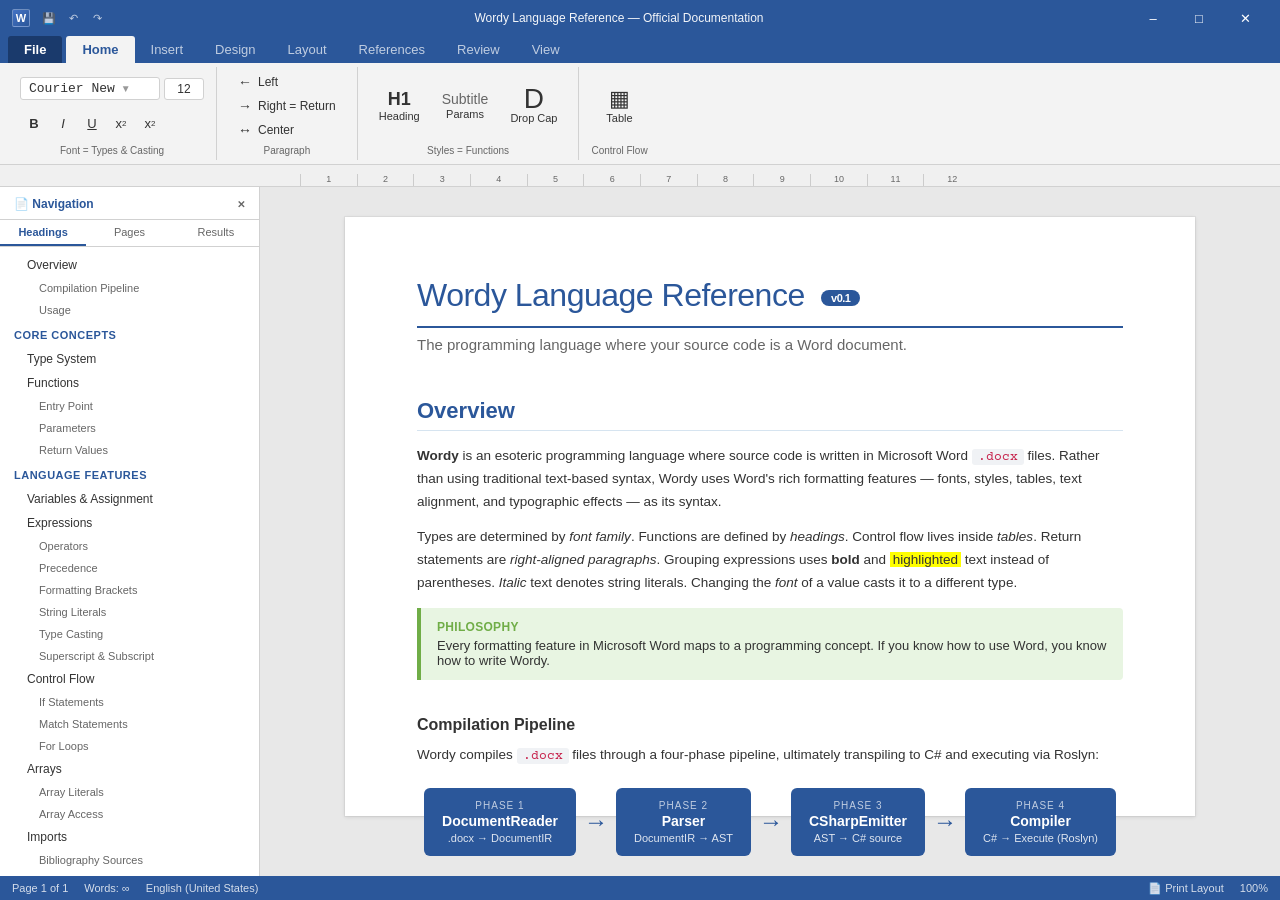
<file: docs/index.html>
<!DOCTYPE html>
<html lang="en">
<head>
<meta charset="UTF-8">
<meta name="viewport" content="width=device-width, initial-scale=1.0">
<title>Wordy Language Reference</title>
<link href="https://fonts.googleapis.com/css2?family=Segoe+UI:wght@300;400;600;700&family=Courier+Prime&family=Comic+Neue:wght@400;700&display=swap" rel="stylesheet">
<style>
:root {
  --ribbon-bg: #2b579a;
  --ribbon-tab-active: #ffffff;
  --ribbon-tab-inactive: rgba(255,255,255,0.7);
  --ribbon-panel-bg: #f3f3f3;
  --ribbon-border: #d1d1d1;
  --accent: #2b579a;
  --accent-light: #4472c4;
  --accent-lighter: #d6e4f0;
  --text: #333;
  --text-muted: #666;
  --bg: #e8e8e8;
  --paper: #ffffff;
  --ruler-bg: #f0f0f0;
  --code-bg: #f8f9fa;
  --table-header: #4472c4;
  --table-alt: #d9e2f3;
  --table-border: #8eaadb;
  --success: #70ad47;
  --warning: #ffc000;
  --danger: #ff4444;
  --sidebar-width: 260px;
}

* { box-sizing: border-box; margin: 0; padding: 0; }

body {
  font-family: 'Segoe UI', Tahoma, Geneva, Verdana, sans-serif;
  background: var(--bg);
  color: var(--text);
  overflow: hidden;
  height: 100vh;
  display: flex;
  flex-direction: column;
}

/* ─── Title Bar ─── */
.title-bar {
  background: var(--ribbon-bg);
  color: white;
  display: flex;
  align-items: center;
  padding: 4px 12px;
  font-size: 12px;
  gap: 8px;
  min-height: 32px;
  user-select: none;
}

.title-bar-icon {
  width: 18px;
  height: 18px;
  background: linear-gradient(135deg, #4472c4, #2b579a);
  border-radius: 2px;
  display: flex;
  align-items: center;
  justify-content: center;
  font-weight: 700;
  font-size: 11px;
  color: white;
  border: 1px solid rgba(255,255,255,0.3);
}

.title-bar-text {
  flex: 1;
  text-align: center;
  font-size: 12px;
  opacity: 0.95;
}

.title-bar-buttons {
  display: flex;
  gap: 0;
}

.title-bar-btn {
  width: 46px;
  height: 28px;
  border: none;
  background: transparent;
  color: white;
  font-size: 13px;
  cursor: pointer;
  display: flex;
  align-items: center;
  justify-content: center;
}

.title-bar-btn:hover { background: rgba(255,255,255,0.1); }
.title-bar-btn.close:hover { background: #e81123; }

/* ─── Quick Access Toolbar ─── */
.quick-access {
  background: var(--ribbon-bg);
  padding: 0 12px 0 42px;
  display: flex;
  align-items: center;
  gap: 2px;
  min-height: 22px;
}

.qa-btn {
  width: 22px;
  height: 20px;
  border: none;
  background: none;
  color: rgba(255,255,255,0.7);
  font-size: 11px;
  cursor: pointer;
  border-radius: 2px;
  display: flex;
  align-items: center;
  justify-content: center;
}
.qa-btn:hover { background: rgba(255,255,255,0.15); color: white; }

/* ─── Ribbon Tabs ─── */
.ribbon-tabs {
  background: var(--ribbon-bg);
  display: flex;
  padding: 0 8px;
  gap: 0;
  border-bottom: none;
}

.ribbon-tab {
  padding: 6px 16px;
  color: var(--ribbon-tab-inactive);
  font-size: 13px;
  cursor: pointer;
  border: none;
  background: none;
  position: relative;
  transition: color 0.15s;
  user-select: none;
}

.ribbon-tab:hover { color: white; }

.ribbon-tab.active {
  color: var(--accent);
  background: var(--ribbon-panel-bg);
  border-radius: 3px 3px 0 0;
  font-weight: 600;
}

.ribbon-tab.file-tab {
  background: #1a3a6c;
  color: white;
  font-weight: 600;
  border-radius: 3px 3px 0 0;
  margin-right: 4px;
}
.ribbon-tab.file-tab:hover { background: #0f2a52; }

/* ─── Ribbon Panel ─── */
.ribbon-panel {
  background: var(--ribbon-panel-bg);
  border-bottom: 1px solid var(--ribbon-border);
  min-height: 90px;
  display: flex;
  align-items: stretch;
  padding: 4px 8px;
  gap: 0;
}

.ribbon-group {
  display: flex;
  flex-direction: column;
  padding: 4px 12px;
  border-right: 1px solid var(--ribbon-border);
  position: relative;
}

.ribbon-group:last-child { border-right: none; }

.ribbon-group-label {
  font-size: 10px;
  color: var(--text-muted);
  text-align: center;
  margin-top: auto;
  padding-top: 4px;
}

.ribbon-group-content {
  display: flex;
  align-items: center;
  gap: 4px;
  flex: 1;
}

.ribbon-btn {
  display: flex;
  flex-direction: column;
  align-items: center;
  gap: 2px;
  padding: 4px 8px;
  border: 1px solid transparent;
  background: none;
  cursor: pointer;
  border-radius: 3px;
  min-width: 56px;
  font-size: 11px;
  color: var(--text);
}

.ribbon-btn:hover {
  background: rgba(0,0,0,0.05);
  border-color: var(--ribbon-border);
}

.ribbon-btn.active {
  background: var(--accent-lighter);
  border-color: var(--accent-light);
}

.ribbon-btn-icon {
  font-size: 22px;
  line-height: 1;
}

.ribbon-btn-sm {
  flex-direction: row;
  min-width: auto;
  padding: 3px 8px;
  gap: 6px;
  font-size: 12px;
}

.ribbon-btn-sm .ribbon-btn-icon { font-size: 14px; }

.font-preview {
  display: flex;
  align-items: center;
  gap: 6px;
  padding: 3px 8px;
  border: 1px solid var(--ribbon-border);
  border-radius: 3px;
  background: white;
  font-size: 12px;
  min-width: 140px;
}

.font-size-box {
  width: 40px;
  padding: 3px 6px;
  border: 1px solid var(--ribbon-border);
  border-radius: 3px;
  background: white;
  font-size: 12px;
  text-align: center;
}

.format-buttons {
  display: flex;
  gap: 1px;
}

.fmt-btn {
  width: 28px;
  height: 26px;
  border: 1px solid transparent;
  background: none;
  cursor: pointer;
  border-radius: 2px;
  font-size: 13px;
  display: flex;
  align-items: center;
  justify-content: center;
  color: var(--text);
}

.fmt-btn:hover { background: rgba(0,0,0,0.06); border-color: var(--ribbon-border); }
.fmt-btn b { font-weight: 900; }
.fmt-btn i { font-style: italic; }

/* ─── Ruler ─── */
.ruler {
  background: var(--ruler-bg);
  border-bottom: 1px solid var(--ribbon-border);
  height: 22px;
  display: flex;
  align-items: flex-end;
  padding: 0 var(--sidebar-width);
  overflow: hidden;
}

.ruler-marks {
  display: flex;
  width: 100%;
  height: 100%;
  align-items: flex-end;
  padding: 0 40px;
}

.ruler-mark {
  flex: 1;
  text-align: center;
  font-size: 9px;
  color: var(--text-muted);
  border-left: 1px solid #ccc;
  padding-bottom: 2px;
}

/* ─── Main Layout ─── */
.main-container {
  display: flex;
  flex: 1;
  overflow: hidden;
}

/* ─── Sidebar (Navigation Pane) ─── */
.sidebar {
  width: var(--sidebar-width);
  background: white;
  border-right: 1px solid var(--ribbon-border);
  display: flex;
  flex-direction: column;
  overflow: hidden;
}

.sidebar-header {
  padding: 10px 14px 8px;
  font-size: 12px;
  font-weight: 600;
  color: var(--accent);
  border-bottom: 1px solid var(--ribbon-border);
  display: flex;
  align-items: center;
  justify-content: space-between;
}

.sidebar-header-title { display: flex; align-items: center; gap: 6px; }

.sidebar-tabs {
  display: flex;
  border-bottom: 1px solid var(--ribbon-border);
}

.sidebar-tab {
  flex: 1;
  padding: 6px 8px;
  font-size: 11px;
  text-align: center;
  cursor: pointer;
  border: none;
  background: none;
  color: var(--text-muted);
  border-bottom: 2px solid transparent;
}

.sidebar-tab.active {
  color: var(--accent);
  border-bottom-color: var(--accent);
  font-weight: 600;
}

.sidebar-nav {
  flex: 1;
  overflow-y: auto;
  padding: 6px 0;
}

.nav-section {
  margin-bottom: 2px;
}

.nav-section-title {
  padding: 6px 14px;
  font-size: 11px;
  font-weight: 700;
  color: var(--accent);
  text-transform: uppercase;
  letter-spacing: 0.5px;
}

.nav-item {
  display: block;
  padding: 5px 14px 5px 24px;
  font-size: 12px;
  color: var(--text);
  text-decoration: none;
  cursor: pointer;
  border-left: 3px solid transparent;
  transition: all 0.12s;
}

.nav-item:hover {
  background: var(--accent-lighter);
  border-left-color: var(--accent-light);
}

.nav-item.active {
  background: var(--accent-lighter);
  border-left-color: var(--accent);
  font-weight: 600;
  color: var(--accent);
}

.nav-item.sub {
  padding-left: 36px;
  font-size: 11px;
  color: var(--text-muted);
}

.nav-item.sub:hover { color: var(--accent); }

/* ─── Document Area ─── */
.document-area {
  flex: 1;
  overflow-y: auto;
  padding: 30px 40px 60px;
  display: flex;
  justify-content: center;
  scroll-behavior: smooth;
}

.document-paper {
  background: var(--paper);
  box-shadow: 0 1px 4px rgba(0,0,0,0.12), 0 0 0 1px rgba(0,0,0,0.04);
  max-width: 850px;
  width: 100%;
  min-height: 100%;
  padding: 60px 72px 80px;
}

/* ─── Document Content Styles ─── */
.doc-title {
  font-size: 32px;
  font-weight: 300;
  color: var(--accent);
  margin-bottom: 4px;
  letter-spacing: -0.5px;
  border-bottom: 2px solid var(--accent);
  padding-bottom: 12px;
}

.doc-subtitle {
  font-size: 15px;
  color: var(--text-muted);
  margin-bottom: 40px;
  font-weight: 300;
}

.doc-version {
  display: inline-block;
  background: var(--accent);
  color: white;
  font-size: 11px;
  padding: 2px 10px;
  border-radius: 10px;
  font-weight: 600;
  margin-left: 8px;
  vertical-align: middle;
}

section {
  margin-bottom: 36px;
  scroll-margin-top: 20px;
}

h2 {
  font-size: 22px;
  font-weight: 600;
  color: var(--accent);
  margin-bottom: 14px;
  padding-bottom: 6px;
  border-bottom: 1px solid var(--accent-lighter);
}

h3 {
  font-size: 16px;
  font-weight: 600;
  color: #333;
  margin: 20px 0 10px;
}

h4 {
  font-size: 14px;
  font-weight: 600;
  color: var(--accent);
  margin: 16px 0 8px;
}

p {
  font-size: 13.5px;
  line-height: 1.7;
  margin-bottom: 12px;
  color: var(--text);
}

/* Word-style tables */
.doc-table {
  width: 100%;
  border-collapse: collapse;
  margin: 14px 0 20px;
  font-size: 13px;
}

.doc-table th {
  background: var(--table-header);
  color: white;
  padding: 8px 12px;
  text-align: left;
  font-weight: 600;
  font-size: 12px;
}

.doc-table td {
  padding: 7px 12px;
  border-bottom: 1px solid #ddd;
  vertical-align: top;
}

.doc-table tr:nth-child(even) td { background: var(--table-alt); }
.doc-table tr:hover td { background: #ccd9ef; }

.doc-table code {
  background: rgba(0,0,0,0.06);
  padding: 1px 5px;
  border-radius: 3px;
  font-family: 'Courier Prime', 'Courier New', monospace;
  font-size: 12px;
}

/* Font showcase */
.font-showcase {
  display: grid;
  grid-template-columns: 1fr 1fr;
  gap: 10px;
  margin: 14px 0 20px;
}

.font-card {
  border: 1px solid var(--ribbon-border);
  border-radius: 4px;
  padding: 14px 16px;
  display: flex;
  align-items: center;
  gap: 14px;
  transition: box-shadow 0.15s;
}

.font-card:hover {
  box-shadow: 0 2px 8px rgba(0,0,0,0.1);
}

.font-card-sample {
  font-size: 28px;
  line-height: 1;
  min-width: 50px;
  text-align: center;
  color: var(--accent);
}

.font-card-info { flex: 1; }

.font-card-type {
  font-weight: 700;
  font-size: 14px;
  color: var(--text);
}

.font-card-font {
  font-size: 11px;
  color: var(--text-muted);
  margin-top: 2px;
}

.font-card-csharp {
  font-size: 11px;
  font-family: 'Courier Prime', monospace;
  color: var(--accent-light);
  margin-top: 2px;
}

.font-card-reason {
  font-size: 10px;
  color: #999;
  font-style: italic;
  margin-top: 3px;
}

/* Code blocks */
.code-block {
  background: #1e1e1e;
  color: #d4d4d4;
  padding: 16px 20px;
  border-radius: 4px;
  font-family: 'Courier Prime', 'Courier New', monospace;
  font-size: 13px;
  line-height: 1.6;
  overflow-x: auto;
  margin: 12px 0 18px;
  position: relative;
}

.code-block .kw { color: #569cd6; }
.code-block .str { color: #ce9178; }
.code-block .num { color: #b5cea8; }
.code-block .cm { color: #6a9955; }
.code-block .fn { color: #dcdcaa; }
.code-block .op { color: #d4d4d4; }
.code-block .type { color: #4ec9b0; }

.code-label {
  position: absolute;
  top: 6px;
  right: 10px;
  font-size: 10px;
  color: #888;
  text-transform: uppercase;
  letter-spacing: 0.5px;
}

/* Inline code */
code {
  font-family: 'Courier Prime', 'Courier New', monospace;
  background: #f0f2f5;
  padding: 1px 6px;
  border-radius: 3px;
  font-size: 12.5px;
  color: #c7254e;
}

/* Callout boxes */
.callout {
  border-left: 4px solid var(--accent);
  background: var(--accent-lighter);
  padding: 12px 16px;
  margin: 14px 0;
  border-radius: 0 4px 4px 0;
  font-size: 13px;
}

.callout.tip { border-left-color: var(--success); background: #e8f5e2; }
.callout.warning { border-left-color: var(--warning); background: #fff8e1; }
.callout.important { border-left-color: var(--danger); background: #ffeaea; }

.callout-title {
  font-weight: 700;
  margin-bottom: 4px;
  font-size: 12px;
  text-transform: uppercase;
  letter-spacing: 0.3px;
}

.callout.tip .callout-title { color: var(--success); }
.callout.warning .callout-title { color: #b8860b; }
.callout.important .callout-title { color: var(--danger); }

/* Visual table examples */
.table-example {
  border: 2px solid var(--accent);
  margin: 14px 0 20px;
  border-radius: 4px;
  overflow: hidden;
}

.table-example-label {
  background: var(--accent);
  color: white;
  padding: 4px 12px;
  font-size: 11px;
  font-weight: 600;
}

.table-visual {
  display: grid;
  border-collapse: collapse;
}

.table-visual-cell {
  border: 1px solid var(--table-border);
  padding: 10px 14px;
  font-size: 13px;
  text-align: center;
  min-height: 44px;
  display: flex;
  align-items: center;
  justify-content: center;
}

.table-visual-cell.merged {
  background: var(--accent-lighter);
  font-weight: 600;
  color: var(--accent);
}

.table-visual-cell.true-cell { background: #e8f5e2; }
.table-visual-cell.false-cell { background: #ffeaea; }
.table-visual-cell.init-cell { background: #e8f0fe; }
.table-visual-cell.cond-cell { background: #fff8e1; }
.table-visual-cell.step-cell { background: #f3e8fd; }
.table-visual-cell.body-cell { background: #f8f9fa; }

/* Pipeline diagram */
.pipeline {
  display: flex;
  align-items: center;
  justify-content: center;
  gap: 0;
  margin: 20px 0 24px;
  flex-wrap: wrap;
}

.pipeline-stage {
  background: var(--accent);
  color: white;
  padding: 12px 18px;
  border-radius: 6px;
  text-align: center;
  min-width: 130px;
  position: relative;
}

.pipeline-stage-num {
  font-size: 10px;
  opacity: 0.7;
  text-transform: uppercase;
  letter-spacing: 1px;
  margin-bottom: 2px;
}

.pipeline-stage-name { font-weight: 700; font-size: 14px; }
.pipeline-stage-detail { font-size: 11px; opacity: 0.85; margin-top: 3px; }

.pipeline-arrow {
  font-size: 24px;
  color: var(--accent);
  padding: 0 8px;
  font-weight: 300;
}

/* Formatting examples */
.fmt-example {
  display: flex;
  align-items: center;
  gap: 16px;
  padding: 10px 14px;
  border: 1px solid var(--ribbon-border);
  border-radius: 4px;
  margin: 8px 0;
}

.fmt-visual {
  font-size: 18px;
  min-width: 80px;
  text-align: center;
  padding: 6px 12px;
  background: white;
  border: 1px solid #eee;
  border-radius: 3px;
}

.fmt-desc { font-size: 13px; flex: 1; }
.fmt-result { font-family: 'Courier Prime', monospace; font-size: 12px; color: var(--accent-light); }

/* Operator grid */
.op-grid {
  display: grid;
  grid-template-columns: repeat(auto-fill, minmax(200px, 1fr));
  gap: 8px;
  margin: 12px 0 18px;
}

.op-card {
  display: flex;
  align-items: center;
  gap: 10px;
  padding: 8px 12px;
  border: 1px solid var(--ribbon-border);
  border-radius: 4px;
  font-size: 13px;
}

.op-symbol {
  font-size: 20px;
  font-weight: 700;
  min-width: 32px;
  text-align: center;
  color: var(--accent);
  font-family: 'Courier Prime', monospace;
}

.op-name { color: var(--text); }

/* Status bar */
.status-bar {
  background: var(--ribbon-bg);
  color: white;
  font-size: 11px;
  padding: 3px 12px;
  display: flex;
  justify-content: space-between;
  align-items: center;
  min-height: 24px;
}

.status-left, .status-right { display: flex; gap: 16px; align-items: center; }
.status-item { opacity: 0.8; }

/* Badge */
.badge {
  display: inline-block;
  padding: 1px 8px;
  border-radius: 10px;
  font-size: 10px;
  font-weight: 600;
  vertical-align: middle;
}

.badge.implemented { background: var(--success); color: white; }
.badge.partial { background: var(--warning); color: #333; }
.badge.planned { background: #ccc; color: #555; }

/* Scrollbar */
.document-area::-webkit-scrollbar,
.sidebar-nav::-webkit-scrollbar { width: 10px; }
.document-area::-webkit-scrollbar-track,
.sidebar-nav::-webkit-scrollbar-track { background: #f0f0f0; }
.document-area::-webkit-scrollbar-thumb,
.sidebar-nav::-webkit-scrollbar-thumb { background: #c1c1c1; border-radius: 5px; border: 2px solid #f0f0f0; }
.document-area::-webkit-scrollbar-thumb:hover,
.sidebar-nav::-webkit-scrollbar-thumb:hover { background: #a8a8a8; }

/* Lists */
ul, ol { margin: 8px 0 14px 24px; font-size: 13.5px; line-height: 1.7; }
li { margin-bottom: 4px; }

/* Expression precedence tower */
.precedence-tower {
  margin: 14px 0 20px;
}

.precedence-level {
  display: flex;
  align-items: center;
  border: 1px solid var(--ribbon-border);
  border-bottom: none;
}

.precedence-level:last-child { border-bottom: 1px solid var(--ribbon-border); }

.precedence-rank {
  min-width: 36px;
  padding: 8px;
  text-align: center;
  font-weight: 700;
  color: white;
  font-size: 12px;
}

.precedence-name {
  padding: 8px 14px;
  font-weight: 600;
  min-width: 140px;
  font-size: 13px;
}

.precedence-ops {
  padding: 8px 14px;
  font-family: 'Courier Prime', monospace;
  font-size: 13px;
  color: var(--accent);
  flex: 1;
}

/* Smooth transitions for active nav */
@keyframes fadeIn { from { opacity: 0; } to { opacity: 1; } }

.section-divider {
  border: none;
  border-top: 1px solid var(--ribbon-border);
  margin: 30px 0;
}

/* Embedded mode: hide chrome when loaded in iframe */
body.embedded .title-bar,
body.embedded .ribbon-tabs,
body.embedded .ribbon-panel,
body.embedded .ruler,
body.embedded .status-bar { display: none; }
body.embedded { overflow: auto; }
body.embedded .main-container { height: 100vh; }
</style>
</head>
<body>

<!-- Title Bar -->
<div class="title-bar">
  <div class="title-bar-icon">W</div>
  <div class="quick-access" style="background:none;padding:0;">
    <button class="qa-btn" title="Save">&#128190;</button>
    <button class="qa-btn" title="Undo">&#8630;</button>
    <button class="qa-btn" title="Redo">&#8631;</button>
  </div>
  <div class="title-bar-text">Wordy Language Reference &mdash; Official Documentation</div>
  <div class="title-bar-buttons">
    <button class="title-bar-btn">&#8211;</button>
    <button class="title-bar-btn">&#9633;</button>
    <button class="title-bar-btn close">&#10005;</button>
  </div>
</div>

<!-- Ribbon Tabs -->
<div class="ribbon-tabs">
  <button class="ribbon-tab file-tab">File</button>
  <button class="ribbon-tab active">Home</button>
  <button class="ribbon-tab">Insert</button>
  <button class="ribbon-tab">Design</button>
  <button class="ribbon-tab">Layout</button>
  <button class="ribbon-tab">References</button>
  <button class="ribbon-tab">Review</button>
  <button class="ribbon-tab">View</button>
</div>

<!-- Ribbon Panel -->
<div class="ribbon-panel">
  <div class="ribbon-group">
    <div class="ribbon-group-content">
      <div class="font-preview">
        <span style="font-family:'Courier New';font-size:13px;">Courier New</span>
        <span style="color:#999;font-size:10px;">&#9660;</span>
      </div>
      <div class="font-size-box">12</div>
    </div>
    <div class="ribbon-group-content">
      <div class="format-buttons">
        <button class="fmt-btn" title="Bold = Bracket"><b>B</b></button>
        <button class="fmt-btn" title="Italic = String Literal"><i>I</i></button>
        <button class="fmt-btn" style="text-decoration:underline;" title="Underline">U</button>
        <button class="fmt-btn">x<sup style="font-size:8px;">2</sup></button>
        <button class="fmt-btn">x<sub style="font-size:8px;">2</sub></button>
      </div>
    </div>
    <span class="ribbon-group-label">Font = Types &amp; Casting</span>
  </div>

  <div class="ribbon-group">
    <div class="ribbon-group-content">
      <div style="display:flex;flex-direction:column;gap:2px;">
        <button class="ribbon-btn ribbon-btn-sm"><span class="ribbon-btn-icon">&#8592;</span> Left</button>
        <button class="ribbon-btn ribbon-btn-sm"><span class="ribbon-btn-icon">&#8594;</span> Right = Return</button>
        <button class="ribbon-btn ribbon-btn-sm"><span class="ribbon-btn-icon">&#8596;</span> Center</button>
      </div>
    </div>
    <span class="ribbon-group-label">Paragraph</span>
  </div>

  <div class="ribbon-group">
    <div class="ribbon-group-content">
      <button class="ribbon-btn">
        <span class="ribbon-btn-icon" style="font-size:18px;font-weight:700;">H1</span>
        <span>Heading</span>
      </button>
      <button class="ribbon-btn">
        <span class="ribbon-btn-icon" style="font-size:14px;color:var(--text-muted);">Subtitle</span>
        <span>Params</span>
      </button>
      <button class="ribbon-btn">
        <span class="ribbon-btn-icon" style="font-size:28px;line-height:0.8;">D</span>
        <span>Drop Cap</span>
      </button>
    </div>
    <span class="ribbon-group-label">Styles = Functions</span>
  </div>

  <div class="ribbon-group">
    <div class="ribbon-group-content">
      <button class="ribbon-btn">
        <span class="ribbon-btn-icon">&#9638;</span>
        <span>Table</span>
      </button>
    </div>
    <span class="ribbon-group-label">Control Flow</span>
  </div>
</div>

<!-- Ruler -->
<div class="ruler">
  <div class="ruler-marks">
    <span class="ruler-mark">1</span><span class="ruler-mark">2</span>
    <span class="ruler-mark">3</span><span class="ruler-mark">4</span>
    <span class="ruler-mark">5</span><span class="ruler-mark">6</span>
    <span class="ruler-mark">7</span><span class="ruler-mark">8</span>
    <span class="ruler-mark">9</span><span class="ruler-mark">10</span>
    <span class="ruler-mark">11</span><span class="ruler-mark">12</span>
  </div>
</div>

<!-- Main Content -->
<div class="main-container">

  <!-- Sidebar / Navigation Pane -->
  <div class="sidebar">
    <div class="sidebar-header">
      <span class="sidebar-header-title">&#128196; Navigation</span>
      <span style="font-size:10px;color:var(--text-muted);">&#10005;</span>
    </div>
    <div class="sidebar-tabs">
      <button class="sidebar-tab active">Headings</button>
      <button class="sidebar-tab">Pages</button>
      <button class="sidebar-tab">Results</button>
    </div>
    <div class="sidebar-nav" id="sidebar-nav">
      <div class="nav-section">
        <a class="nav-item" data-target="overview">Overview</a>
        <a class="nav-item sub" data-target="pipeline">Compilation Pipeline</a>
        <a class="nav-item sub" data-target="usage">Usage</a>
      </div>
      <div class="nav-section">
        <div class="nav-section-title">Core Concepts</div>
        <a class="nav-item" data-target="type-system">Type System</a>
        <a class="nav-item" data-target="functions">Functions</a>
        <a class="nav-item sub" data-target="entry-point">Entry Point</a>
        <a class="nav-item sub" data-target="parameters">Parameters</a>
        <a class="nav-item sub" data-target="return">Return Values</a>
      </div>
      <div class="nav-section">
        <div class="nav-section-title">Language Features</div>
        <a class="nav-item" data-target="variables">Variables &amp; Assignment</a>
        <a class="nav-item" data-target="expressions">Expressions</a>
        <a class="nav-item sub" data-target="operators">Operators</a>
        <a class="nav-item sub" data-target="precedence">Precedence</a>
        <a class="nav-item sub" data-target="brackets">Formatting Brackets</a>
        <a class="nav-item sub" data-target="string-literals">String Literals</a>
        <a class="nav-item sub" data-target="type-casting">Type Casting</a>
        <a class="nav-item sub" data-target="superscript">Superscript &amp; Subscript</a>
        <a class="nav-item" data-target="control-flow">Control Flow</a>
        <a class="nav-item sub" data-target="if-stmt">If Statements</a>
        <a class="nav-item sub" data-target="match-stmt">Match Statements</a>
        <a class="nav-item sub" data-target="for-loop">For Loops</a>
        <a class="nav-item" data-target="arrays">Arrays</a>
        <a class="nav-item sub" data-target="array-literals">Array Literals</a>
        <a class="nav-item sub" data-target="array-access">Array Access</a>
        <a class="nav-item" data-target="imports">Imports</a>
        <a class="nav-item sub" data-target="bibliography">Bibliography Sources</a>
        <a class="nav-item sub" data-target="citations">Citations</a>
      </div>
      <div class="nav-section">
        <div class="nav-section-title">Statements</div>
        <a class="nav-item" data-target="print">Print</a>
      </div>
      <div class="nav-section">
        <div class="nav-section-title">Reference</div>
        <a class="nav-item" data-target="formatting-ref">Formatting Reference</a>
        <a class="nav-item" data-target="debug">Debug Flags</a>
      </div>
    </div>
  </div>

  <!-- Document -->
  <div class="document-area" id="document-area">
    <div class="document-paper">

      <!-- Title -->
      <h1 class="doc-title">Wordy Language Reference <span class="doc-version">v0.1</span></h1>
      <p class="doc-subtitle">The programming language where your source code is a Word document.</p>

      <!-- Overview -->
      <section id="overview">
        <h2>Overview</h2>
        <p>
          <strong>Wordy</strong> is an esoteric programming language where source code is written in
          Microsoft Word <code>.docx</code> files. Rather than using traditional text-based syntax, Wordy
          uses Word's rich formatting features &mdash; fonts, styles, tables, text alignment, and
          typographic effects &mdash; as its syntax.
        </p>
        <p>
          Types are determined by <em>font family</em>. Functions are defined by <em>headings</em>.
          Control flow lives inside <em>tables</em>. Return statements are <em>right-aligned paragraphs</em>.
          Grouping expressions uses <strong>bold</strong> and
          <span style="background:#ffff00;padding:0 3px;">highlighted</span> text instead of parentheses.
          <em>Italic</em> text denotes string literals. Changing the <em>font</em> of a value casts it to a different type.
        </p>

        <div class="callout tip">
          <div class="callout-title">Philosophy</div>
          Every formatting feature in Microsoft Word maps to a programming concept. If you know how to use Word, you know how to write Wordy.
        </div>
      </section>

      <!-- Pipeline -->
      <section id="pipeline">
        <h3>Compilation Pipeline</h3>
        <p>Wordy compiles <code>.docx</code> files through a four-phase pipeline, ultimately transpiling to C# and executing via Roslyn:</p>
        <div class="pipeline">
          <div class="pipeline-stage">
            <div class="pipeline-stage-num">Phase 1</div>
            <div class="pipeline-stage-name">DocumentReader</div>
            <div class="pipeline-stage-detail">.docx &rarr; DocumentIR</div>
          </div>
          <div class="pipeline-arrow">&rarr;</div>
          <div class="pipeline-stage">
            <div class="pipeline-stage-num">Phase 2</div>
            <div class="pipeline-stage-name">Parser</div>
            <div class="pipeline-stage-detail">DocumentIR &rarr; AST</div>
          </div>
          <div class="pipeline-arrow">&rarr;</div>
          <div class="pipeline-stage">
            <div class="pipeline-stage-num">Phase 3</div>
            <div class="pipeline-stage-name">CSharpEmitter</div>
            <div class="pipeline-stage-detail">AST &rarr; C# source</div>
          </div>
          <div class="pipeline-arrow">&rarr;</div>
          <div class="pipeline-stage">
            <div class="pipeline-stage-num">Phase 4</div>
            <div class="pipeline-stage-name">Compiler</div>
            <div class="pipeline-stage-detail">C# &rarr; Execute (Roslyn)</div>
          </div>
        </div>
      </section>

      <!-- Usage -->
      <section id="usage">
        <h3>Usage</h3>
        <div class="code-block">
          <span class="code-label">Shell</span>
<span class="cm"># Run a Wordy program</span>
wordy MyProgram.docx

<span class="cm"># Dump the intermediate representation</span>
wordy MyProgram.docx <span class="op">--dump-ir</span>

<span class="cm"># Dump raw OpenXML structure</span>
wordy MyProgram.docx <span class="op">--dump-raw</span>

<span class="cm"># Emit generated C# without executing</span>
wordy MyProgram.docx <span class="op">--emit</span>
        </div>
      </section>

      <hr class="section-divider">

      <!-- Type System -->
      <section id="type-system">
        <h2>Type System</h2>
        <p>
          In Wordy, the <strong>font family</strong> of text determines its type. Each font maps to a
          specific data type, with a thematic rationale for each pairing.
        </p>

        <div class="font-showcase">
          <div class="font-card">
            <div class="font-card-sample" style="font-family:'Courier New',monospace;">42</div>
            <div class="font-card-info">
              <div class="font-card-type">Int</div>
              <div class="font-card-font">Courier New</div>
              <div class="font-card-csharp">&rarr; int</div>
              <div class="font-card-reason">Monospaced &amp; rigid, like counting</div>
            </div>
          </div>
          <div class="font-card">
            <div class="font-card-sample" style="font-family:'Segoe Script','Lucida Handwriting',cursive;">3.14</div>
            <div class="font-card-info">
              <div class="font-card-type">Float</div>
              <div class="font-card-font">Script / Cursive</div>
              <div class="font-card-csharp">&rarr; double</div>
              <div class="font-card-reason">Flowing &amp; imprecise, like decimals</div>
            </div>
          </div>
          <div class="font-card">
            <div class="font-card-sample" style="font-family:'Times New Roman',serif;">"Hi"</div>
            <div class="font-card-info">
              <div class="font-card-type">String</div>
              <div class="font-card-font">Times New Roman</div>
              <div class="font-card-csharp">&rarr; string</div>
              <div class="font-card-reason">The literary font for text</div>
            </div>
          </div>
          <div class="font-card">
            <div class="font-card-sample" style="font-family:'Comic Sans MS','Comic Neue',cursive;">true</div>
            <div class="font-card-info">
              <div class="font-card-type">Bool</div>
              <div class="font-card-font">Comic Sans MS</div>
              <div class="font-card-csharp">&rarr; bool</div>
              <div class="font-card-reason">Love it or hate it &mdash; binary</div>
            </div>
          </div>
          <div class="font-card">
            <div class="font-card-sample" style="font-family:'Impact',sans-serif;">A</div>
            <div class="font-card-info">
              <div class="font-card-type">Char</div>
              <div class="font-card-font">Impact</div>
              <div class="font-card-csharp">&rarr; char</div>
              <div class="font-card-reason">Bold &amp; impactful, like a single character</div>
            </div>
          </div>
          <div class="font-card">
            <div class="font-card-sample" style="font-family:'Calibri',sans-serif;">neutral</div>
            <div class="font-card-info">
              <div class="font-card-type">None</div>
              <div class="font-card-font">Calibri, Cambria Math, etc.</div>
              <div class="font-card-csharp">&rarr; no type</div>
              <div class="font-card-reason">Neutral font &mdash; no type info, use for operators and code text</div>
            </div>
          </div>
        </div>

        <div class="callout">
          <div class="callout-title">Font Matching</div>
          Script/cursive fonts include <code>Brush Script MT</code>, <code>Lucida Handwriting</code>, and <code>Segoe Script</code>.
          Any unrecognized font (including <code>Calibri</code> and <code>Cambria Math</code>) carries no type info &mdash; use these as neutral fonts for operators and code text. Variables and parameters must use a type font.
        </div>
      </section>

      <hr class="section-divider">

      <!-- Functions -->
      <section id="functions">
        <h2>Functions</h2>
        <p>
          Functions are declared using <strong>Word heading styles</strong> (Heading 1, Heading 2, etc.).
          The heading text becomes the function name, and the heading's <em>font</em> determines the return type.
          If the heading uses a non-type font, the function returns <code>void</code>.
        </p>

        <div class="fmt-example">
          <div class="fmt-visual" style="font-family:'Courier New';font-size:22px;font-weight:700;color:var(--accent);">Factorial</div>
          <div>
            <div class="fmt-desc">A heading in <strong>Courier New</strong> with Heading 1 style</div>
            <div class="fmt-result">Declares function <code>Factorial</code> returning <code>int</code></div>
          </div>
        </div>
      </section>

      <!-- Entry Point -->
      <section id="entry-point">
        <h3>Entry Point (Main)</h3>
        <p>
          The program entry point is declared using a <strong>Drop Cap</strong> paragraph.
          In Word, a drop cap is a large initial letter at the start of a paragraph (Format &rarr; Drop Cap).
          The paragraph with a drop cap becomes the <code>Main</code> function.
        </p>
        <p>
          The drop cap's initial letter is automatically <strong>stitched</strong> together with the
          continuation paragraph to form the first line of the entry point. This merged line is then
          parsed as a normal statement &mdash; it can be a variable assignment, function call, print, or
          any other valid statement.
        </p>
        <div class="fmt-example">
          <div class="fmt-visual">
            <span style="font-size:32px;float:left;line-height:0.8;margin-right:2px;color:var(--accent);">P</span><span style="font-size:14px;">rint <strong>factorial 10</strong></span>
          </div>
          <div>
            <div class="fmt-desc">Drop cap "P" + continuation "rint <strong>factorial 10</strong>"</div>
            <div class="fmt-result">Merged into <code>print(factorial(10))</code></div>
          </div>
        </div>
      </section>

      <!-- Parameters -->
      <section id="parameters">
        <h3>Parameters</h3>
        <p>
          Function parameters are declared in a <strong>Subtitle</strong>-styled paragraph immediately
          after the heading, or in a plain paragraph with typed-font runs. Each run's text is the
          parameter name and its <em>font determines the type</em>.
        </p>
        <div class="fmt-example">
          <div class="fmt-visual">
            <span style="font-family:'Courier New';">n</span>
            &nbsp;
            <span style="font-family:'Times New Roman';">label</span>
          </div>
          <div>
            <div class="fmt-desc">Subtitle paragraph with two runs</div>
            <div class="fmt-result"><code>n: int</code>, <code>label: string</code></div>
          </div>
        </div>
        <p>Parameter names are case-insensitive and stored in lowercase internally.</p>
      </section>

      <!-- Return Values -->
      <section id="return">
        <h3>Return Values</h3>
        <p>
          A <strong>right-aligned paragraph</strong> is a return statement. The expression in the
          paragraph is evaluated and returned from the current function.
        </p>
        <div class="fmt-example">
          <div class="fmt-visual" style="text-align:right;min-width:120px;">
            <span style="color:var(--text-muted);font-size:12px;">&#8594;&nbsp;</span>n &times; result
          </div>
          <div>
            <div class="fmt-desc">Right-aligned paragraph</div>
            <div class="fmt-result">Equivalent to <code>return n * result;</code></div>
          </div>
        </div>
      </section>

      <hr class="section-divider">

      <!-- Variables -->
      <section id="variables">
        <h2>Variables &amp; Assignment</h2>
        <p>
          Assignment uses the <strong>leftward arrow</strong> symbol <code>&larr;</code> (Unicode U+2190).
          The first assignment to a name implicitly declares the variable.
        </p>
        <div class="code-block">
          <span class="code-label">Wordy</span>
result <span class="op">&larr;</span> <span class="num">1</span>          <span class="cm">&larr; declares &amp; assigns (var result = 1;)</span>
result <span class="op">&larr;</span> result <span class="op">&times;</span> n   <span class="cm">&larr; reassigns         (result = result * n;)</span>
        </div>
        <p>Identifiers are <strong>case-insensitive</strong>. They are sanitized to PascalCase in the generated C# output, with special characters replaced by underscores.</p>
      </section>

      <hr class="section-divider">

      <!-- Expressions -->
      <section id="expressions">
        <h2>Expressions</h2>
        <p>
          Wordy supports a full expression language with literals, variables, binary and unary operators,
          function calls, array access, and exponentiation &mdash; all parsed via a recursive descent parser.
        </p>

        <h4>Literals</h4>
        <table class="doc-table">
          <tr><th>Kind</th><th>Example</th><th>Notes</th></tr>
          <tr><td>Number</td><td><code>42</code>, <code>3.14</code></td><td>Parsed from text content</td></tr>
          <tr><td>String</td><td><em>Hello World</em></td><td>Italic-formatted text (see <a href="#string-literals">String Literals</a>)</td></tr>
          <tr><td>Boolean</td><td><code>true</code>, <code>false</code></td><td>Literal text values</td></tr>
        </table>

        <h4>Variable References</h4>
        <p>Any identifier token that is not a keyword or followed by a bracket is treated as a variable reference. Names are lowercased internally.</p>

        <h4>Function Calls</h4>
        <p>A function call is an identifier followed by a <strong>formatting bracket</strong> containing the argument. Juxtaposition inside brackets also triggers call parsing.</p>
        <div class="code-block">
          <span class="code-label">Wordy</span>
<span class="fn">factorial</span><span class="op">(</span>n <span class="op">&minus;</span> <span class="num">1</span><span class="op">)</span>    <span class="cm">&larr; bold text around "n − 1" creates a grouping bracket</span>
        </div>
      </section>

      <!-- Operators -->
      <section id="operators">
        <h3>Operators</h3>
        <p>Wordy uses Unicode mathematical symbols for operators, mirroring how they appear in formatted documents:</p>

        <h4>Arithmetic</h4>
        <div class="op-grid">
          <div class="op-card"><div class="op-symbol">+</div><div class="op-name">Addition</div></div>
          <div class="op-card"><div class="op-symbol">&minus;</div><div class="op-name">Subtraction</div></div>
          <div class="op-card"><div class="op-symbol">&times;</div><div class="op-name">Multiplication</div></div>
          <div class="op-card"><div class="op-symbol">&divide;</div><div class="op-name">Division</div></div>
          <div class="op-card"><div class="op-symbol">%</div><div class="op-name">Modulo</div></div>
        </div>

        <h4>Comparison</h4>
        <div class="op-grid">
          <div class="op-card"><div class="op-symbol">=</div><div class="op-name">Equal</div></div>
          <div class="op-card"><div class="op-symbol">!=</div><div class="op-name">Not Equal</div></div>
          <div class="op-card"><div class="op-symbol">&lt;</div><div class="op-name">Less Than</div></div>
          <div class="op-card"><div class="op-symbol">&gt;</div><div class="op-name">Greater Than</div></div>
          <div class="op-card"><div class="op-symbol">&lt;=</div><div class="op-name">Less or Equal</div></div>
          <div class="op-card"><div class="op-symbol">&gt;=</div><div class="op-name">Greater or Equal</div></div>
        </div>

        <h4>Logical</h4>
        <div class="op-grid">
          <div class="op-card"><div class="op-symbol">&and;</div><div class="op-name">Logical AND</div></div>
          <div class="op-card"><div class="op-symbol">&or;</div><div class="op-name">Logical OR</div></div>
        </div>

        <h4>Assignment</h4>
        <div class="op-grid">
          <div class="op-card"><div class="op-symbol">&larr;</div><div class="op-name">Assign</div></div>
        </div>

        <div class="callout">
          <div class="callout-title">Note</div>
          Both the Unicode minus <code>&minus;</code> (U+2212) and the ASCII hyphen <code>-</code> are recognized as subtraction operators. Equality uses a single <code>=</code>, not <code>==</code>.
        </div>
      </section>

      <!-- Precedence -->
      <section id="precedence">
        <h3>Operator Precedence</h3>
        <p>From lowest to highest precedence:</p>
        <div class="precedence-tower">
          <div class="precedence-level">
            <div class="precedence-rank" style="background:#c0392b;">1</div>
            <div class="precedence-name">Logical OR</div>
            <div class="precedence-ops">&or;</div>
          </div>
          <div class="precedence-level">
            <div class="precedence-rank" style="background:#e67e22;">2</div>
            <div class="precedence-name">Logical AND</div>
            <div class="precedence-ops">&and;</div>
          </div>
          <div class="precedence-level">
            <div class="precedence-rank" style="background:#f1c40f;color:#333;">3</div>
            <div class="precedence-name">Comparison</div>
            <div class="precedence-ops">= &nbsp; != &nbsp; &lt; &nbsp; &gt; &nbsp; &lt;= &nbsp; &gt;=</div>
          </div>
          <div class="precedence-level">
            <div class="precedence-rank" style="background:#2ecc71;">4</div>
            <div class="precedence-name">Additive</div>
            <div class="precedence-ops">+ &nbsp; &minus;</div>
          </div>
          <div class="precedence-level">
            <div class="precedence-rank" style="background:#3498db;">5</div>
            <div class="precedence-name">Multiplicative</div>
            <div class="precedence-ops">&times; &nbsp; &divide; &nbsp; %</div>
          </div>
          <div class="precedence-level">
            <div class="precedence-rank" style="background:#8e44ad;">6</div>
            <div class="precedence-name">Primary</div>
            <div class="precedence-ops">literals, variables, calls, brackets</div>
          </div>
        </div>
      </section>

      <!-- Formatting Brackets -->
      <section id="brackets">
        <h3>Formatting as Brackets</h3>
        <p>
          Instead of parentheses, Wordy uses <strong>text formatting changes</strong> to group expressions.
          When a formatting property is <em>turned on</em>, it acts as an opening bracket. When it's
          <em>turned off</em>, it acts as a closing bracket.
        </p>

        <table class="doc-table">
          <tr><th>Formatting</th><th>Effect</th><th>Bracket Type</th></tr>
          <tr><td><strong>Bold</strong></td><td>Toggle on/off</td><td>Open/Close group</td></tr>
          <tr><td><span style="background:#ffff00;padding:0 3px;">Highlight</span></td><td>Any highlight color on/off</td><td>Open/Close group</td></tr>
        </table>

        <div class="callout">
          <div class="callout-title">Note</div>
          Italic text is <strong>not</strong> a bracket type &mdash; it is reserved for <a href="#string-literals">string literals</a>.
        </div>

        <p>Multiple formatting types can nest, enabling nested grouping:</p>

        <div class="fmt-example">
          <div class="fmt-visual">
            a + <strong>b &times; <span style="background:#ffff00;padding:0 3px;">c + d</span></strong>
          </div>
          <div>
            <div class="fmt-desc">Bold opens outer group, highlight opens inner group</div>
            <div class="fmt-result"><code>a + (b * (c + d))</code></div>
          </div>
        </div>

        <div class="callout warning">
          <div class="callout-title">Careful</div>
          Formatting brackets are tracked via a stack. Each unique formatting flag (bold, highlight) that turns on pushes to the stack; turning off pops matching entries. Mismatched formatting may produce unexpected grouping.
        </div>
      </section>

      <!-- String Literals -->
      <section id="string-literals">
        <h3>String Literals (Italic Text)</h3>
        <p>
          <em>Italic</em> text is treated as a <strong>string literal</strong>. The raw text content is
          preserved exactly as written &mdash; operators and whitespace within italic runs are not parsed.
        </p>

        <div class="fmt-example">
          <div class="fmt-visual"><em>Hello World!</em></div>
          <div>
            <div class="fmt-desc">Italic text in Word</div>
            <div class="fmt-result">Equivalent to <code>"Hello World!"</code></div>
          </div>
        </div>

        <div class="callout tip">
          <div class="callout-title">No Quotes Needed</div>
          Unlike most languages, Wordy doesn't use quotation marks for strings. Simply italicize text in Word to make it a string literal.
        </div>
      </section>

      <!-- Type Casting -->
      <section id="type-casting">
        <h3>Type Casting</h3>
        <p>
          Changing the <strong>font</strong> of a variable or number expression casts it to the corresponding
          type. If a variable or number appears in a type font, a cast expression is generated.
        </p>

        <table class="doc-table">
          <tr><th>Source</th><th>Font Applied</th><th>Generated C#</th></tr>
          <tr><td>A number <code>42</code></td><td>Times New Roman</td><td><code>42.ToString()</code></td></tr>
          <tr><td>A variable <code>x</code></td><td>Courier New</td><td><code>((int)(X))</code></td></tr>
          <tr><td>A variable <code>y</code></td><td>Script/Cursive</td><td><code>((double)(Y))</code></td></tr>
          <tr><td>A variable <code>n</code></td><td>Comic Sans MS</td><td><code>Convert.ToBoolean(N)</code></td></tr>
          <tr><td>A variable <code>c</code></td><td>Impact</td><td><code>Convert.ToChar(C)</code></td></tr>
        </table>

        <div class="callout">
          <div class="callout-title">Note</div>
          Numbers in numeric fonts (Courier New for Int, Script for Float) are <em>not</em> cast, since they are already the natural numeric type. Casting only applies when the font implies a different type than the expression's natural type.
        </div>
      </section>

      <!-- Superscript & Subscript -->
      <section id="superscript">
        <h3>Superscript &amp; Subscript</h3>
        <p>Word's superscript and subscript formatting map to mathematical operations:</p>

        <table class="doc-table">
          <tr><th>Formatting</th><th>Operation</th><th>Example</th><th>Equivalent</th></tr>
          <tr>
            <td>Superscript</td>
            <td>Exponentiation</td>
            <td>x<sup>2</sup></td>
            <td><code>Math.Pow(x, 2)</code></td>
          </tr>
          <tr>
            <td>Subscript</td>
            <td>Array/Index Access</td>
            <td>arr<sub>i</sub></td>
            <td><code>arr[i]</code></td>
          </tr>
        </table>
      </section>

      <hr class="section-divider">

      <!-- Control Flow -->
      <section id="control-flow">
        <h2>Control Flow</h2>
        <p>
          All control flow in Wordy is expressed through <strong>Word tables</strong>. The structure and
          shape of the table determine which control flow construct it represents.
        </p>
      </section>

      <!-- If Statement -->
      <section id="if-stmt">
        <h3>If Statements</h3>
        <p>
          An if statement is a table with a <strong>single merged cell</strong> on top (the condition) and
          <strong>two cells</strong> below (true and false branches).
        </p>

        <div class="table-example">
          <div class="table-example-label">If Statement &mdash; Table Layout</div>
          <div class="table-visual" style="grid-template-columns: 1fr 1fr;">
            <div class="table-visual-cell merged" style="grid-column: 1 / -1;">condition expression</div>
            <div class="table-visual-cell true-cell">true branch<br><small style="color:#666;">statements...</small></div>
            <div class="table-visual-cell false-cell">false branch<br><small style="color:#666;">statements...</small></div>
          </div>
        </div>

        <p>This supports both 2-row format (condition row + branch row) and 3-row format (condition + patterns + bodies).</p>

        <div class="code-block">
          <span class="code-label">Generated C#</span>
<span class="kw">if</span> (condition)
{
    <span class="cm">// true branch</span>
}
<span class="kw">else</span>
{
    <span class="cm">// false branch</span>
}
        </div>
      </section>

      <!-- Match Statement -->
      <section id="match-stmt">
        <h3>Match Statements</h3>
        <p>
          A match/switch statement uses the same merged-top-cell structure but with <strong>more than two cells</strong>
          in the rows below. Each cell represents a case.
        </p>

        <div class="table-example">
          <div class="table-example-label">Match Statement &mdash; Table Layout</div>
          <div class="table-visual" style="grid-template-columns: 1fr 1fr 1fr 1fr;">
            <div class="table-visual-cell merged" style="grid-column: 1 / -1;">subject expression</div>
            <div class="table-visual-cell" style="background:#e8f0fe;">
              <div>pattern 1<br><small style="color:#666;">body...</small></div>
            </div>
            <div class="table-visual-cell" style="background:#f3e8fd;">
              <div>pattern 2<br><small style="color:#666;">body...</small></div>
            </div>
            <div class="table-visual-cell" style="background:#fff8e1;">
              <div>pattern 3<br><small style="color:#666;">body...</small></div>
            </div>
            <div class="table-visual-cell" style="background:#e8f5e2;">
              <div><em>(empty)</em><br><small style="color:#666;">default...</small></div>
            </div>
          </div>
        </div>

        <p>Patterns can be <strong>comma-separated</strong> within a single cell to match multiple values (e.g. <code>3,6,9,12</code>). A cell with the text <code>_</code> (underscore) or no pattern becomes the <code>default</code> case.</p>

        <p>Match statements also support a <strong>3-row format</strong> with separate pattern and body rows for more complex layouts.</p>
      </section>

      <!-- For Loop -->
      <section id="for-loop">
        <h3>For Loops</h3>
        <p>
          A for loop is a table with <strong>three cells</strong> in the top row:
          initialization, condition, and step. The remaining rows form the loop body.
        </p>

        <div class="table-example">
          <div class="table-example-label">For Loop &mdash; Table Layout</div>
          <div class="table-visual" style="grid-template-columns: 1fr 1fr 1fr;">
            <div class="table-visual-cell init-cell"><strong>init</strong><br><small>i &larr; 1</small></div>
            <div class="table-visual-cell cond-cell"><strong>condition</strong><br><small>i &lt;= 100</small></div>
            <div class="table-visual-cell step-cell"><strong>step</strong><br><small>i &larr; i + 1</small></div>
            <div class="table-visual-cell body-cell" style="grid-column: 1 / -1;">
              <strong>body</strong><br>
              <small style="color:#666;">statements executed each iteration...</small>
            </div>
          </div>
        </div>

        <div class="code-block">
          <span class="code-label">Generated C#</span>
<span class="kw">for</span> (<span class="kw">var</span> I = <span class="num">1</span>; I <= <span class="num">100</span>; I = I + <span class="num">1</span>)
{
    <span class="cm">// body statements</span>
}
        </div>

        <div class="callout tip">
          <div class="callout-title">Nested Control Flow</div>
          If the body rows of a for loop form a valid if/match table structure (single merged cell on top, multiple cells below), they are automatically parsed as nested control flow rather than sequential statements.
        </div>
      </section>

      <hr class="section-divider">

      <!-- Arrays -->
      <section id="arrays">
        <h2>Arrays</h2>
        <p>
          Arrays in Wordy are defined using <strong>numbered lists</strong> in Word and accessed using
          <strong>subscript</strong> formatting. The element type is determined by the font of the list items,
          following the same type system used elsewhere.
        </p>
      </section>

      <!-- Array Literals -->
      <section id="array-literals">
        <h3>Array Literals (Numbered Lists)</h3>
        <p>
          A <strong>numbered list</strong> (Insert &rarr; Numbering) defines an array literal. Each list item
          becomes an element of the array. The font of the list items determines the element type.
        </p>

        <h4>1D Arrays</h4>
        <p>
          A flat numbered list where each item is a value. The font of the items determines the array type.
        </p>

        <div class="fmt-example">
          <div class="fmt-visual" style="text-align:left;font-family:'Courier New',monospace;font-size:14px;min-width:120px;">
            <div>1. 2</div>
            <div>2. 3</div>
            <div>3. 5</div>
            <div>4. 7</div>
            <div>5. 11</div>
          </div>
          <div>
            <div class="fmt-desc">Numbered list with items in <strong>Courier New</strong> font</div>
            <div class="fmt-result"><code>new int[] {2, 3, 5, 7, 11}</code></div>
          </div>
        </div>

        <h4>2D Arrays</h4>
        <p>
          A nested numbered list creates a two-dimensional array. Top-level items are blank (acting as row
          separators), and sub-items at indent level 1 are the values.
        </p>

        <div class="fmt-example">
          <div class="fmt-visual" style="text-align:left;font-family:'Courier New',monospace;font-size:13px;min-width:160px;">
            <div>1. &nbsp;</div>
            <div style="padding-left:20px;">a. 1 &nbsp; b. 2 &nbsp; c. 3</div>
            <div>2. &nbsp;</div>
            <div style="padding-left:20px;">a. 4 &nbsp; b. 5 &nbsp; c. 6</div>
          </div>
          <div>
            <div class="fmt-desc">Nested numbered list &mdash; blank top items, sub-items are values</div>
            <div class="fmt-result"><code>new int[,] {{1, 2, 3}, {4, 5, 6}}</code></div>
          </div>
        </div>

        <h4>Array Assignment</h4>
        <p>
          To assign an array to a variable, write the variable name followed by <code>&larr;</code> on one line,
          then place the numbered list on the subsequent lines.
        </p>

        <div class="code-block">
          <span class="code-label">Wordy</span>
primes <span class="op">&larr;</span>
  <span class="num">1.</span> <span class="num">2</span>
  <span class="num">2.</span> <span class="num">3</span>
  <span class="num">3.</span> <span class="num">5</span>          <span class="cm">&larr; assigns new int[] {2, 3, 5} to primes</span>
        </div>
      </section>

      <!-- Array Access -->
      <section id="array-access">
        <h3>Array Access (Subscript)</h3>
        <p>
          <strong>Subscript</strong> text after an array name is used for index access. Write the array name
          in normal text, then the index expression in subscript formatting.
        </p>

        <div class="fmt-example">
          <div class="fmt-visual">
            arr<sub>i</sub>
          </div>
          <div>
            <div class="fmt-desc">Array name followed by subscript index</div>
            <div class="fmt-result"><code>arr[i]</code></div>
          </div>
        </div>

        <h4>Multidimensional Access</h4>
        <p>
          For multidimensional arrays, use comma-separated indices in the subscript text.
        </p>

        <div class="fmt-example">
          <div class="fmt-visual">
            matrix<sub>i,j</sub>
          </div>
          <div>
            <div class="fmt-desc">Comma-separated subscript indices</div>
            <div class="fmt-result"><code>matrix[i, j]</code></div>
          </div>
        </div>

        <div class="callout tip">
          <div class="callout-title">Inside Brackets</div>
          Array access works inside formatting brackets. For example, you can pass an array element as a function argument by placing the subscript expression inside a bold bracket.
        </div>
      </section>

      <hr class="section-divider">

      <!-- Imports -->
      <section id="imports">
        <h2>Imports (Bibliography &amp; Citations)</h2>
        <p>
          Wordy uses Word's <strong>bibliography</strong> and <strong>citation</strong> system for importing
          functions from other <code>.docx</code> files. Each bibliography entry represents an imported module,
          and citations in the document body call functions from those modules.
        </p>
      </section>

      <!-- Bibliography Sources -->
      <section id="bibliography">
        <h3>Bibliography Sources (Module Imports)</h3>
        <p>
          To import another Wordy file, add a <strong>bibliography source</strong> (References &rarr; Manage Sources)
          in Word. The <strong>Title</strong> field of the bibliography entry is the filename of the
          <code>.docx</code> file to import (without the extension).
        </p>

        <div class="fmt-example">
          <div class="fmt-visual" style="font-size:13px;min-width:140px;">
            <div style="border:1px solid #ccc;padding:6px 10px;border-radius:3px;">
              <div style="font-size:11px;color:var(--text-muted);">Source Title:</div>
              <div><strong>Factorial</strong></div>
            </div>
          </div>
          <div>
            <div class="fmt-desc">Bibliography source with Title = "Factorial"</div>
            <div class="fmt-result">Imports <code>Factorial.docx</code> from the same directory</div>
          </div>
        </div>

        <div class="callout">
          <div class="callout-title">Resolution</div>
          The compiler looks for imported <code>.docx</code> files in the same directory as the main file.
          Imports are resolved recursively &mdash; imported files can have their own imports.
        </div>
      </section>

      <!-- Citations -->
      <section id="citations">
        <h3>Citations (Function Calls)</h3>
        <p>
          To call a function from an imported module, use Word's <strong>citation</strong> feature
          (References &rarr; Insert Citation). The citation references a bibliography source, and the
          <code>\p</code> (page) field specifies the function name being called.
        </p>
        <p>
          Citations appear inline in the document and work like any other function name. They can be placed
          inside formatting brackets to pass arguments, just like regular function calls.
        </p>

        <div class="fmt-example">
          <div class="fmt-visual" style="font-size:13px;min-width:180px;">
            <span style="color:var(--accent);">[Factorial, p. Factorial]</span> <span style="background:#ffff00;padding:0 3px;">5</span>
          </div>
          <div>
            <div class="fmt-desc">Citation referencing Factorial source, page field = "Factorial", with argument in highlight bracket</div>
            <div class="fmt-result"><code>Factorial(5)</code> &mdash; calls the Factorial function from Factorial.docx</div>
          </div>
        </div>

        <div class="callout tip">
          <div class="callout-title">How It Works</div>
          The citation's page field becomes the function name. Wrap arguments in a formatting bracket (bold or highlight)
          after the citation, just as you would for any other function call in Wordy.
        </div>
      </section>

      <hr class="section-divider">

      <!-- Print -->
      <section id="print">
        <h2>Print Statement</h2>
        <p>
          Calling <code>print</code> as a function prints the argument to standard output.
          Any call expression named "print" is automatically converted to a <code>Console.WriteLine</code>
          statement. This works anywhere &mdash; in the entry point, in regular functions, or inside control flow.
        </p>
        <div class="code-block">
          <span class="code-label">Wordy</span>
<span class="fn">print</span> <strong><span class="str">Hello, World!</span></strong>    <span class="cm">&larr; bold bracket wraps the argument</span>
        </div>
      </section>

      <hr class="section-divider">

      <!-- Formatting Reference -->
      <section id="formatting-ref">
        <h2>Formatting Reference</h2>
        <p>Complete mapping of Word formatting features to Wordy language semantics:</p>

        <table class="doc-table">
          <tr><th>Word Feature</th><th>Wordy Semantics</th><th>Status</th></tr>
          <tr><td>Font Family</td><td>Type system</td><td><span class="badge implemented">Implemented</span></td></tr>
          <tr><td>Heading Styles</td><td>Function declarations</td><td><span class="badge implemented">Implemented</span></td></tr>
          <tr><td>Subtitle Style</td><td>Parameter declarations</td><td><span class="badge implemented">Implemented</span></td></tr>
          <tr><td>Drop Cap</td><td>Entry point (main)</td><td><span class="badge implemented">Implemented</span></td></tr>
          <tr><td>Right Alignment</td><td>Return statement</td><td><span class="badge implemented">Implemented</span></td></tr>
          <tr><td>Bold / Highlight</td><td>Expression grouping (brackets)</td><td><span class="badge implemented">Implemented</span></td></tr>
          <tr><td>Italic</td><td>String literals</td><td><span class="badge implemented">Implemented</span></td></tr>
          <tr><td>Font Change on Expression</td><td>Type casting</td><td><span class="badge implemented">Implemented</span></td></tr>
          <tr><td>Superscript</td><td>Exponentiation</td><td><span class="badge implemented">Implemented</span></td></tr>
          <tr><td>Subscript</td><td>Array/index access</td><td><span class="badge implemented">Implemented</span></td></tr>
          <tr><td>Numbered Lists</td><td>Array literals (1D and 2D)</td><td><span class="badge implemented">Implemented</span></td></tr>
          <tr><td>Tables</td><td>Control flow (if/match/for)</td><td><span class="badge implemented">Implemented</span></td></tr>
          <tr><td>Arrow symbol (&larr;)</td><td>Assignment</td><td><span class="badge implemented">Implemented</span></td></tr>
          <tr><td>Small Caps</td><td>Constants</td><td><span class="badge partial">Recognized</span></td></tr>
          <tr><td>Underline</td><td>TBD</td><td><span class="badge partial">Recognized</span></td></tr>
          <tr><td>Font Size</td><td>Numeric literals</td><td><span class="badge partial">Recognized</span></td></tr>
          <tr><td>Glow Effect</td><td>Print output</td><td><span class="badge planned">Planned</span></td></tr>
          <tr><td>Shadow Effect</td><td>Copy / clone</td><td><span class="badge planned">Planned</span></td></tr>
          <tr><td>Footnotes</td><td>Try / error handling</td><td><span class="badge planned">Planned</span></td></tr>
          <tr><td>Endnotes</td><td>Deferred execution</td><td><span class="badge planned">Planned</span></td></tr>
          <tr><td>Cross-references</td><td>Pointers</td><td><span class="badge planned">Planned</span></td></tr>
          <tr><td>Bookmarks</td><td>Named references</td><td><span class="badge planned">Planned</span></td></tr>
          <tr><td>Mail Merge Fields</td><td>Generics / templates</td><td><span class="badge planned">Planned</span></td></tr>
          <tr><td>Bibliography / Citations</td><td>Imports / dependencies</td><td><span class="badge implemented">Implemented</span></td></tr>
          <tr><td>Track Changes</td><td>Mutation visibility</td><td><span class="badge planned">Planned</span></td></tr>
          <tr><td>Center Alignment</td><td>Assertions</td><td><span class="badge planned">Planned</span></td></tr>
          <tr><td>Line Spacing</td><td>Delays</td><td><span class="badge planned">Planned</span></td></tr>
        </table>
      </section>

      <!-- Debug Flags -->
      <section id="debug">
        <h2>Debug Flags</h2>
        <table class="doc-table">
          <tr><th>Flag</th><th>Description</th></tr>
          <tr><td><code>--dump-ir</code></td><td>Print the parsed DocumentIR structure (paragraphs, runs, formatting properties, tables)</td></tr>
          <tr><td><code>--dump-raw</code></td><td>Print the raw OpenXML tree with all properties (drop cap, justification, glow, etc.)</td></tr>
          <tr><td><code>--emit</code></td><td>Print the generated C# source code without compiling or executing</td></tr>
        </table>
      </section>

      <!-- Footer -->
      <div style="margin-top:50px; padding-top:20px; border-top:2px solid var(--accent); text-align:center; color:var(--text-muted); font-size:12px;">
        <p style="margin:0;">Wordy Language Reference &mdash; Generated from source code analysis</p>
        <p style="margin:4px 0 0; font-size:11px;">Wordy transpiles to C# via Roslyn &bull; Source files are .docx &bull; Your IDE is Microsoft Word</p>
      </div>

    </div>
  </div>
</div>

<!-- Status Bar -->
<div class="status-bar">
  <div class="status-left">
    <span class="status-item">Page 1 of 1</span>
    <span class="status-item">Words: &infin;</span>
    <span class="status-item">English (United States)</span>
  </div>
  <div class="status-right">
    <span class="status-item">&#128196; Print Layout</span>
    <span class="status-item">100%</span>
  </div>
</div>

<script>
// Embedded mode detection
if (new URLSearchParams(window.location.search).has('embedded')) {
  document.body.classList.add('embedded');
}

// Navigation
document.querySelectorAll('.nav-item').forEach(item => {
  item.addEventListener('click', () => {
    const target = item.dataset.target;
    const el = document.getElementById(target);
    if (el) {
      el.scrollIntoView({ behavior: 'smooth', block: 'start' });
      document.querySelectorAll('.nav-item').forEach(n => n.classList.remove('active'));
      item.classList.add('active');
    }
  });
});

// Track scroll position to highlight nav
const docArea = document.getElementById('document-area');
const sections = document.querySelectorAll('section[id]');
const navItems = document.querySelectorAll('.nav-item[data-target]');

docArea.addEventListener('scroll', () => {
  let current = '';
  sections.forEach(section => {
    const rect = section.getBoundingClientRect();
    if (rect.top <= 200) current = section.id;
  });
  navItems.forEach(item => {
    item.classList.toggle('active', item.dataset.target === current);
  });
});

// Ribbon tab switching (cosmetic)
document.querySelectorAll('.ribbon-tab:not(.file-tab)').forEach(tab => {
  tab.addEventListener('click', () => {
    document.querySelectorAll('.ribbon-tab:not(.file-tab)').forEach(t => t.classList.remove('active'));
    tab.classList.add('active');
  });
});
</script>

</body>
</html>
</file>
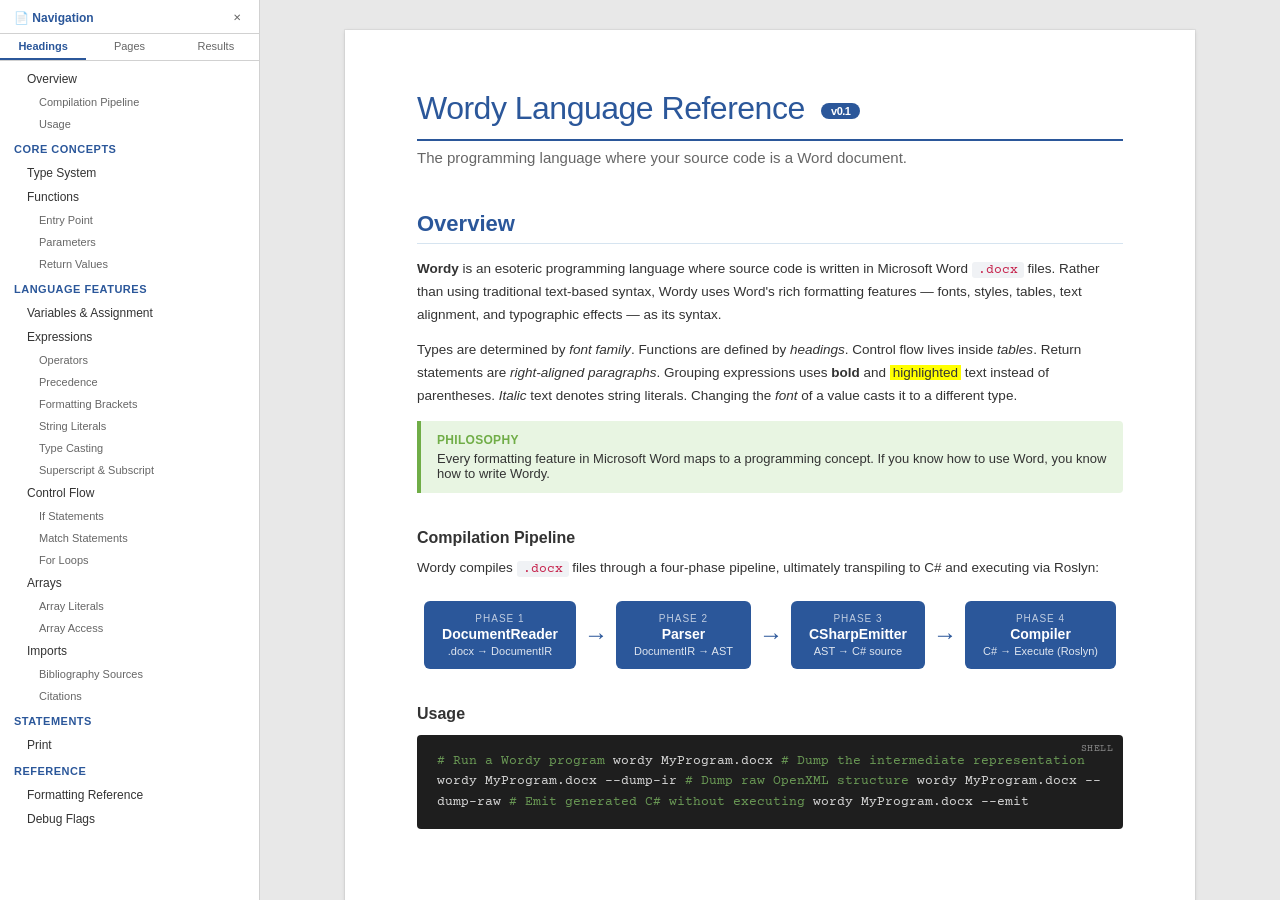
<file: web/wwwroot/docs/index.html>
<!DOCTYPE html>
<html lang="en">
<head>
<meta charset="UTF-8">
<meta name="viewport" content="width=device-width, initial-scale=1.0">
<title>Wordy Language Reference</title>
<link href="https://fonts.googleapis.com/css2?family=Segoe+UI:wght@300;400;600;700&family=Courier+Prime&family=Comic+Neue:wght@400;700&display=swap" rel="stylesheet">
<style>
:root {
  --ribbon-border: #d1d1d1;
  --accent: #2b579a;
  --accent-light: #4472c4;
  --accent-lighter: #d6e4f0;
  --text: #333;
  --text-muted: #666;
  --bg: #e8e8e8;
  --paper: #ffffff;
  --code-bg: #f8f9fa;
  --table-header: #4472c4;
  --table-alt: #d9e2f3;
  --table-border: #8eaadb;
  --success: #70ad47;
  --warning: #ffc000;
  --danger: #ff4444;
  --sidebar-width: 260px;
}

* { box-sizing: border-box; margin: 0; padding: 0; }

body {
  font-family: 'Segoe UI', Tahoma, Geneva, Verdana, sans-serif;
  background: var(--bg);
  color: var(--text);
  overflow: auto;
  height: 100vh;
  display: flex;
  flex-direction: column;
}

/* ─── Main Layout ─── */
.main-container {
  display: flex;
  flex: 1;
  overflow: hidden;
}

/* ─── Sidebar (Navigation Pane) ─── */
.sidebar {
  width: var(--sidebar-width);
  background: white;
  border-right: 1px solid var(--ribbon-border);
  display: flex;
  flex-direction: column;
  overflow: hidden;
  transition: width 0.2s ease, min-width 0.2s ease;
  min-width: var(--sidebar-width);
}

.sidebar.collapsed {
  width: 0;
  min-width: 0;
  border-right: none;
}

.sidebar.collapsed > * {
  display: none;
}

@media (max-width: 768px) {
  .sidebar { width: 0; min-width: 0; border-right: none; }
  .sidebar > * { display: none; }
  .sidebar.expanded { width: var(--sidebar-width); min-width: var(--sidebar-width); border-right: 1px solid var(--ribbon-border); }
  .sidebar.expanded > * { display: flex; }
  .sidebar.expanded > .sidebar-nav { display: block; }
}

.sidebar-header {
  padding: 10px 14px 8px;
  font-size: 12px;
  font-weight: 600;
  color: var(--accent);
  border-bottom: 1px solid var(--ribbon-border);
  display: flex;
  align-items: center;
  justify-content: space-between;
}

.sidebar-header-title { display: flex; align-items: center; gap: 6px; }

.sidebar-close {
  font-size: 10px;
  color: var(--text-muted);
  background: none;
  border: none;
  cursor: pointer;
  padding: 2px 4px;
  border-radius: 2px;
}
.sidebar-close:hover { background: rgba(0,0,0,0.08); color: var(--text); }

.sidebar-tabs {
  display: flex;
  border-bottom: 1px solid var(--ribbon-border);
}

.sidebar-tab {
  flex: 1;
  padding: 6px 8px;
  font-size: 11px;
  text-align: center;
  cursor: pointer;
  border: none;
  background: none;
  color: var(--text-muted);
  border-bottom: 2px solid transparent;
}

.sidebar-tab.active {
  color: var(--accent);
  border-bottom-color: var(--accent);
  font-weight: 600;
}

.sidebar-nav {
  flex: 1;
  overflow-y: auto;
  padding: 6px 0;
}

.nav-section {
  margin-bottom: 2px;
}

.nav-section-title {
  padding: 6px 14px;
  font-size: 11px;
  font-weight: 700;
  color: var(--accent);
  text-transform: uppercase;
  letter-spacing: 0.5px;
}

.nav-item {
  display: block;
  padding: 5px 14px 5px 24px;
  font-size: 12px;
  color: var(--text);
  text-decoration: none;
  cursor: pointer;
  border-left: 3px solid transparent;
  transition: all 0.12s;
}

.nav-item:hover {
  background: var(--accent-lighter);
  border-left-color: var(--accent-light);
}

.nav-item.active {
  background: var(--accent-lighter);
  border-left-color: var(--accent);
  font-weight: 600;
  color: var(--accent);
}

.nav-item.sub {
  padding-left: 36px;
  font-size: 11px;
  color: var(--text-muted);
}

.nav-item.sub:hover { color: var(--accent); }

/* ─── Document Area ─── */
.document-area {
  flex: 1;
  overflow-y: auto;
  padding: 30px 40px 60px;
  display: flex;
  flex-direction: column;
  align-items: center;
  scroll-behavior: smooth;
}

.document-paper {
  background: var(--paper);
  box-shadow: 0 1px 4px rgba(0,0,0,0.12), 0 0 0 1px rgba(0,0,0,0.04);
  max-width: 850px;
  width: 100%;
  min-height: 1000px;
  padding: 60px 72px 80px;
  margin-bottom: 24px;
  flex-shrink: 0;
}

/* ─── Document Content Styles ─── */
.doc-title {
  font-size: 32px;
  font-weight: 300;
  color: var(--accent);
  margin-bottom: 4px;
  letter-spacing: -0.5px;
  border-bottom: 2px solid var(--accent);
  padding-bottom: 12px;
}

.doc-subtitle {
  font-size: 15px;
  color: var(--text-muted);
  margin-bottom: 40px;
  font-weight: 300;
}

.doc-version {
  display: inline-block;
  background: var(--accent);
  color: white;
  font-size: 11px;
  padding: 2px 10px;
  border-radius: 10px;
  font-weight: 600;
  margin-left: 8px;
  vertical-align: middle;
}

section {
  margin-bottom: 36px;
  scroll-margin-top: 20px;
}

h2 {
  font-size: 22px;
  font-weight: 600;
  color: var(--accent);
  margin-bottom: 14px;
  padding-bottom: 6px;
  border-bottom: 1px solid var(--accent-lighter);
}

h3 {
  font-size: 16px;
  font-weight: 600;
  color: #333;
  margin: 20px 0 10px;
}

h4 {
  font-size: 14px;
  font-weight: 600;
  color: var(--accent);
  margin: 16px 0 8px;
}

p {
  font-size: 13.5px;
  line-height: 1.7;
  margin-bottom: 12px;
  color: var(--text);
}

/* Word-style tables */
.doc-table {
  width: 100%;
  border-collapse: collapse;
  margin: 14px 0 20px;
  font-size: 13px;
}

.doc-table th {
  background: var(--table-header);
  color: white;
  padding: 8px 12px;
  text-align: left;
  font-weight: 600;
  font-size: 12px;
}

.doc-table td {
  padding: 7px 12px;
  border-bottom: 1px solid #ddd;
  vertical-align: top;
}

.doc-table tr:nth-child(even) td { background: var(--table-alt); }
.doc-table tr:hover td { background: #ccd9ef; }

.doc-table code {
  background: rgba(0,0,0,0.06);
  padding: 1px 5px;
  border-radius: 3px;
  font-family: 'Courier Prime', 'Courier New', monospace;
  font-size: 12px;
}

/* Font showcase */
.font-showcase {
  display: grid;
  grid-template-columns: 1fr 1fr;
  gap: 10px;
  margin: 14px 0 20px;
}

.font-card {
  border: 1px solid var(--ribbon-border);
  border-radius: 4px;
  padding: 14px 16px;
  display: flex;
  align-items: center;
  gap: 14px;
  transition: box-shadow 0.15s;
}

.font-card:hover {
  box-shadow: 0 2px 8px rgba(0,0,0,0.1);
}

.font-card-sample {
  font-size: 28px;
  line-height: 1;
  min-width: 50px;
  text-align: center;
  color: var(--accent);
}

.font-card-info { flex: 1; }

.font-card-type {
  font-weight: 700;
  font-size: 14px;
  color: var(--text);
}

.font-card-font {
  font-size: 11px;
  color: var(--text-muted);
  margin-top: 2px;
}

.font-card-csharp {
  font-size: 11px;
  font-family: 'Courier Prime', monospace;
  color: var(--accent-light);
  margin-top: 2px;
}

.font-card-reason {
  font-size: 10px;
  color: #999;
  font-style: italic;
  margin-top: 3px;
}

/* Code blocks */
.code-block {
  background: #1e1e1e;
  color: #d4d4d4;
  padding: 16px 20px;
  border-radius: 4px;
  font-family: 'Courier Prime', 'Courier New', monospace;
  font-size: 13px;
  line-height: 1.6;
  overflow-x: auto;
  margin: 12px 0 18px;
  position: relative;
}

.code-block .kw { color: #569cd6; }
.code-block .str { color: #ce9178; }
.code-block .num { color: #b5cea8; }
.code-block .cm { color: #6a9955; }
.code-block .fn { color: #dcdcaa; }
.code-block .op { color: #d4d4d4; }
.code-block .type { color: #4ec9b0; }

.code-label {
  position: absolute;
  top: 6px;
  right: 10px;
  font-size: 10px;
  color: #888;
  text-transform: uppercase;
  letter-spacing: 0.5px;
}

/* Inline code */
code {
  font-family: 'Courier Prime', 'Courier New', monospace;
  background: #f0f2f5;
  padding: 1px 6px;
  border-radius: 3px;
  font-size: 12.5px;
  color: #c7254e;
}

/* Callout boxes */
.callout {
  border-left: 4px solid var(--accent);
  background: var(--accent-lighter);
  padding: 12px 16px;
  margin: 14px 0;
  border-radius: 0 4px 4px 0;
  font-size: 13px;
}

.callout.tip { border-left-color: var(--success); background: #e8f5e2; }
.callout.warning { border-left-color: var(--warning); background: #fff8e1; }
.callout.important { border-left-color: var(--danger); background: #ffeaea; }

.callout-title {
  font-weight: 700;
  margin-bottom: 4px;
  font-size: 12px;
  text-transform: uppercase;
  letter-spacing: 0.3px;
}

.callout.tip .callout-title { color: var(--success); }
.callout.warning .callout-title { color: #b8860b; }
.callout.important .callout-title { color: var(--danger); }

/* Visual table examples */
.table-example {
  border: 2px solid var(--accent);
  margin: 14px 0 20px;
  border-radius: 4px;
  overflow: hidden;
}

.table-example-label {
  background: var(--accent);
  color: white;
  padding: 4px 12px;
  font-size: 11px;
  font-weight: 600;
}

.table-visual {
  display: grid;
  border-collapse: collapse;
}

.table-visual-cell {
  border: 1px solid var(--table-border);
  padding: 10px 14px;
  font-size: 13px;
  text-align: center;
  min-height: 44px;
  display: flex;
  align-items: center;
  justify-content: center;
}

.table-visual-cell.merged {
  background: var(--accent-lighter);
  font-weight: 600;
  color: var(--accent);
}

.table-visual-cell.true-cell { background: #e8f5e2; }
.table-visual-cell.false-cell { background: #ffeaea; }
.table-visual-cell.init-cell { background: #e8f0fe; }
.table-visual-cell.cond-cell { background: #fff8e1; }
.table-visual-cell.step-cell { background: #f3e8fd; }
.table-visual-cell.body-cell { background: #f8f9fa; }

/* Pipeline diagram */
.pipeline {
  display: flex;
  align-items: center;
  justify-content: center;
  gap: 0;
  margin: 20px 0 24px;
  flex-wrap: wrap;
}

.pipeline-stage {
  background: var(--accent);
  color: white;
  padding: 12px 18px;
  border-radius: 6px;
  text-align: center;
  min-width: 130px;
  position: relative;
}

.pipeline-stage-num {
  font-size: 10px;
  opacity: 0.7;
  text-transform: uppercase;
  letter-spacing: 1px;
  margin-bottom: 2px;
}

.pipeline-stage-name { font-weight: 700; font-size: 14px; }
.pipeline-stage-detail { font-size: 11px; opacity: 0.85; margin-top: 3px; }

.pipeline-arrow {
  font-size: 24px;
  color: var(--accent);
  padding: 0 8px;
  font-weight: 300;
}

/* Formatting examples */
.fmt-example {
  display: flex;
  align-items: center;
  gap: 16px;
  padding: 10px 14px;
  border: 1px solid var(--ribbon-border);
  border-radius: 4px;
  margin: 8px 0;
}

.fmt-visual {
  font-size: 18px;
  min-width: 80px;
  text-align: center;
  padding: 6px 12px;
  background: white;
  border: 1px solid #eee;
  border-radius: 3px;
}

.fmt-desc { font-size: 13px; flex: 1; }
.fmt-result { font-family: 'Courier Prime', monospace; font-size: 12px; color: var(--accent-light); }

/* Operator grid */
.op-grid {
  display: grid;
  grid-template-columns: repeat(auto-fill, minmax(200px, 1fr));
  gap: 8px;
  margin: 12px 0 18px;
}

.op-card {
  display: flex;
  align-items: center;
  gap: 10px;
  padding: 8px 12px;
  border: 1px solid var(--ribbon-border);
  border-radius: 4px;
  font-size: 13px;
}

.op-symbol {
  font-size: 20px;
  font-weight: 700;
  min-width: 32px;
  text-align: center;
  color: var(--accent);
  font-family: 'Courier Prime', monospace;
}

.op-name { color: var(--text); }

/* Badge */
.badge {
  display: inline-block;
  padding: 1px 8px;
  border-radius: 10px;
  font-size: 10px;
  font-weight: 600;
  vertical-align: middle;
}

.badge.implemented { background: var(--success); color: white; }
.badge.partial { background: var(--warning); color: #333; }
.badge.planned { background: #ccc; color: #555; }

/* Scrollbar */
.document-area::-webkit-scrollbar,
.sidebar-nav::-webkit-scrollbar { width: 10px; }
.document-area::-webkit-scrollbar-track,
.sidebar-nav::-webkit-scrollbar-track { background: #f0f0f0; }
.document-area::-webkit-scrollbar-thumb,
.sidebar-nav::-webkit-scrollbar-thumb { background: #c1c1c1; border-radius: 5px; border: 2px solid #f0f0f0; }
.document-area::-webkit-scrollbar-thumb:hover,
.sidebar-nav::-webkit-scrollbar-thumb:hover { background: #a8a8a8; }

/* Lists */
ul, ol { margin: 8px 0 14px 24px; font-size: 13.5px; line-height: 1.7; }
li { margin-bottom: 4px; }

/* Expression precedence tower */
.precedence-tower {
  margin: 14px 0 20px;
}

.precedence-level {
  display: flex;
  align-items: center;
  border: 1px solid var(--ribbon-border);
  border-bottom: none;
}

.precedence-level:last-child { border-bottom: 1px solid var(--ribbon-border); }

.precedence-rank {
  min-width: 36px;
  padding: 8px;
  text-align: center;
  font-weight: 700;
  color: white;
  font-size: 12px;
}

.precedence-name {
  padding: 8px 14px;
  font-weight: 600;
  min-width: 140px;
  font-size: 13px;
}

.precedence-ops {
  padding: 8px 14px;
  font-family: 'Courier Prime', monospace;
  font-size: 13px;
  color: var(--accent);
  flex: 1;
}

/* Smooth transitions for active nav */
@keyframes fadeIn { from { opacity: 0; } to { opacity: 1; } }

.main-container { height: 100vh; }
</style>
</head>
<body>

<!-- Main Content -->
<div class="main-container">

  <!-- Sidebar / Navigation Pane -->
  <div class="sidebar" id="sidebar">
    <div class="sidebar-header">
      <span class="sidebar-header-title">&#128196; Navigation</span>
      <button class="sidebar-close" onclick="toggleSidebar()" title="Close navigation">&#10005;</button>
    </div>
    <div class="sidebar-tabs">
      <button class="sidebar-tab active">Headings</button>
      <button class="sidebar-tab">Pages</button>
      <button class="sidebar-tab">Results</button>
    </div>
    <div class="sidebar-nav" id="sidebar-nav">
      <div class="nav-section">
        <a class="nav-item" data-target="overview">Overview</a>
        <a class="nav-item sub" data-target="pipeline">Compilation Pipeline</a>
        <a class="nav-item sub" data-target="usage">Usage</a>
      </div>
      <div class="nav-section">
        <div class="nav-section-title">Core Concepts</div>
        <a class="nav-item" data-target="type-system">Type System</a>
        <a class="nav-item" data-target="functions">Functions</a>
        <a class="nav-item sub" data-target="entry-point">Entry Point</a>
        <a class="nav-item sub" data-target="parameters">Parameters</a>
        <a class="nav-item sub" data-target="return">Return Values</a>
      </div>
      <div class="nav-section">
        <div class="nav-section-title">Language Features</div>
        <a class="nav-item" data-target="variables">Variables &amp; Assignment</a>
        <a class="nav-item" data-target="expressions">Expressions</a>
        <a class="nav-item sub" data-target="operators">Operators</a>
        <a class="nav-item sub" data-target="precedence">Precedence</a>
        <a class="nav-item sub" data-target="brackets">Formatting Brackets</a>
        <a class="nav-item sub" data-target="string-literals">String Literals</a>
        <a class="nav-item sub" data-target="type-casting">Type Casting</a>
        <a class="nav-item sub" data-target="superscript">Superscript &amp; Subscript</a>
        <a class="nav-item" data-target="control-flow">Control Flow</a>
        <a class="nav-item sub" data-target="if-stmt">If Statements</a>
        <a class="nav-item sub" data-target="match-stmt">Match Statements</a>
        <a class="nav-item sub" data-target="for-loop">For Loops</a>
        <a class="nav-item" data-target="arrays">Arrays</a>
        <a class="nav-item sub" data-target="array-literals">Array Literals</a>
        <a class="nav-item sub" data-target="array-access">Array Access</a>
        <a class="nav-item" data-target="imports">Imports</a>
        <a class="nav-item sub" data-target="bibliography">Bibliography Sources</a>
        <a class="nav-item sub" data-target="citations">Citations</a>
      </div>
      <div class="nav-section">
        <div class="nav-section-title">Statements</div>
        <a class="nav-item" data-target="print">Print</a>
      </div>
      <div class="nav-section">
        <div class="nav-section-title">Reference</div>
        <a class="nav-item" data-target="formatting-ref">Formatting Reference</a>
        <a class="nav-item" data-target="debug">Debug Flags</a>
      </div>
    </div>
  </div>

  <!-- Document -->
  <div class="document-area" id="document-area">
    <div class="document-paper">

      <!-- Title -->
      <h1 class="doc-title">Wordy Language Reference <span class="doc-version">v0.1</span></h1>
      <p class="doc-subtitle">The programming language where your source code is a Word document.</p>

      <!-- Overview -->
      <section id="overview">
        <h2>Overview</h2>
        <p>
          <strong>Wordy</strong> is an esoteric programming language where source code is written in
          Microsoft Word <code>.docx</code> files. Rather than using traditional text-based syntax, Wordy
          uses Word's rich formatting features &mdash; fonts, styles, tables, text alignment, and
          typographic effects &mdash; as its syntax.
        </p>
        <p>
          Types are determined by <em>font family</em>. Functions are defined by <em>headings</em>.
          Control flow lives inside <em>tables</em>. Return statements are <em>right-aligned paragraphs</em>.
          Grouping expressions uses <strong>bold</strong> and
          <span style="background:#ffff00;padding:0 3px;">highlighted</span> text instead of parentheses.
          <em>Italic</em> text denotes string literals. Changing the <em>font</em> of a value casts it to a different type.
        </p>

        <div class="callout tip">
          <div class="callout-title">Philosophy</div>
          Every formatting feature in Microsoft Word maps to a programming concept. If you know how to use Word, you know how to write Wordy.
        </div>
      </section>

      <!-- Pipeline -->
      <section id="pipeline">
        <h3>Compilation Pipeline</h3>
        <p>Wordy compiles <code>.docx</code> files through a four-phase pipeline, ultimately transpiling to C# and executing via Roslyn:</p>
        <div class="pipeline">
          <div class="pipeline-stage">
            <div class="pipeline-stage-num">Phase 1</div>
            <div class="pipeline-stage-name">DocumentReader</div>
            <div class="pipeline-stage-detail">.docx &rarr; DocumentIR</div>
          </div>
          <div class="pipeline-arrow">&rarr;</div>
          <div class="pipeline-stage">
            <div class="pipeline-stage-num">Phase 2</div>
            <div class="pipeline-stage-name">Parser</div>
            <div class="pipeline-stage-detail">DocumentIR &rarr; AST</div>
          </div>
          <div class="pipeline-arrow">&rarr;</div>
          <div class="pipeline-stage">
            <div class="pipeline-stage-num">Phase 3</div>
            <div class="pipeline-stage-name">CSharpEmitter</div>
            <div class="pipeline-stage-detail">AST &rarr; C# source</div>
          </div>
          <div class="pipeline-arrow">&rarr;</div>
          <div class="pipeline-stage">
            <div class="pipeline-stage-num">Phase 4</div>
            <div class="pipeline-stage-name">Compiler</div>
            <div class="pipeline-stage-detail">C# &rarr; Execute (Roslyn)</div>
          </div>
        </div>
      </section>

      <!-- Usage -->
      <section id="usage">
        <h3>Usage</h3>
        <div class="code-block">
          <span class="code-label">Shell</span>
<span class="cm"># Run a Wordy program</span>
wordy MyProgram.docx

<span class="cm"># Dump the intermediate representation</span>
wordy MyProgram.docx <span class="op">--dump-ir</span>

<span class="cm"># Dump raw OpenXML structure</span>
wordy MyProgram.docx <span class="op">--dump-raw</span>

<span class="cm"># Emit generated C# without executing</span>
wordy MyProgram.docx <span class="op">--emit</span>
        </div>
      </section>

    </div>

    <div class="document-paper">
      <!-- Type System -->
      <section id="type-system">
        <h2>Type System</h2>
        <p>
          In Wordy, the <strong>font family</strong> of text determines its type. Each font maps to a
          specific data type, with a thematic rationale for each pairing.
        </p>

        <div class="font-showcase">
          <div class="font-card">
            <div class="font-card-sample" style="font-family:'Courier New',monospace;">42</div>
            <div class="font-card-info">
              <div class="font-card-type">Int</div>
              <div class="font-card-font">Courier New</div>
              <div class="font-card-csharp">&rarr; int</div>
              <div class="font-card-reason">Monospaced &amp; rigid, like counting</div>
            </div>
          </div>
          <div class="font-card">
            <div class="font-card-sample" style="font-family:'Segoe Script','Lucida Handwriting',cursive;">3.14</div>
            <div class="font-card-info">
              <div class="font-card-type">Float</div>
              <div class="font-card-font">Script / Cursive</div>
              <div class="font-card-csharp">&rarr; double</div>
              <div class="font-card-reason">Flowing &amp; imprecise, like decimals</div>
            </div>
          </div>
          <div class="font-card">
            <div class="font-card-sample" style="font-family:'Times New Roman',serif;">"Hi"</div>
            <div class="font-card-info">
              <div class="font-card-type">String</div>
              <div class="font-card-font">Times New Roman</div>
              <div class="font-card-csharp">&rarr; string</div>
              <div class="font-card-reason">The literary font for text</div>
            </div>
          </div>
          <div class="font-card">
            <div class="font-card-sample" style="font-family:'Comic Sans MS','Comic Neue',cursive;">true</div>
            <div class="font-card-info">
              <div class="font-card-type">Bool</div>
              <div class="font-card-font">Comic Sans MS</div>
              <div class="font-card-csharp">&rarr; bool</div>
              <div class="font-card-reason">Love it or hate it &mdash; binary</div>
            </div>
          </div>
          <div class="font-card">
            <div class="font-card-sample" style="font-family:'Impact',sans-serif;">A</div>
            <div class="font-card-info">
              <div class="font-card-type">Char</div>
              <div class="font-card-font">Impact</div>
              <div class="font-card-csharp">&rarr; char</div>
              <div class="font-card-reason">Bold &amp; impactful, like a single character</div>
            </div>
          </div>
          <div class="font-card">
            <div class="font-card-sample" style="font-family:'Calibri',sans-serif;">neutral</div>
            <div class="font-card-info">
              <div class="font-card-type">None</div>
              <div class="font-card-font">Calibri, Cambria Math, etc.</div>
              <div class="font-card-csharp">&rarr; no type</div>
              <div class="font-card-reason">Neutral font &mdash; no type info, use for operators and code text</div>
            </div>
          </div>
        </div>

        <div class="callout">
          <div class="callout-title">Font Matching</div>
          Script/cursive fonts include <code>Brush Script MT</code>, <code>Lucida Handwriting</code>, and <code>Segoe Script</code>.
          Any unrecognized font (including <code>Calibri</code> and <code>Cambria Math</code>) carries no type info &mdash; use these as neutral fonts for operators and code text. Variables and parameters must use a type font.
        </div>
      </section>

    </div>

    <div class="document-paper">
      <!-- Functions -->
      <section id="functions">
        <h2>Functions</h2>
        <p>
          Functions are declared using <strong>Word heading styles</strong> (Heading 1, Heading 2, etc.).
          The heading text becomes the function name, and the heading's <em>font</em> determines the return type.
          If the heading uses a non-type font, the function returns <code>void</code>.
        </p>

        <div class="fmt-example">
          <div class="fmt-visual" style="font-family:'Courier New';font-size:22px;font-weight:700;color:var(--accent);">Factorial</div>
          <div>
            <div class="fmt-desc">A heading in <strong>Courier New</strong> with Heading 1 style</div>
            <div class="fmt-result">Declares function <code>Factorial</code> returning <code>int</code></div>
          </div>
        </div>
      </section>

      <!-- Entry Point -->
      <section id="entry-point">
        <h3>Entry Point (Main)</h3>
        <p>
          The program entry point is declared using a <strong>Drop Cap</strong> paragraph.
          In Word, a drop cap is a large initial letter at the start of a paragraph (Format &rarr; Drop Cap).
          The paragraph with a drop cap becomes the <code>Main</code> function.
        </p>
        <p>
          The drop cap's initial letter is automatically <strong>stitched</strong> together with the
          continuation paragraph to form the first line of the entry point. This merged line is then
          parsed as a normal statement &mdash; it can be a variable assignment, function call, print, or
          any other valid statement.
        </p>
        <div class="fmt-example">
          <div class="fmt-visual">
            <span style="font-size:32px;float:left;line-height:0.8;margin-right:2px;color:var(--accent);">P</span><span style="font-size:14px;">rint <strong>factorial 10</strong></span>
          </div>
          <div>
            <div class="fmt-desc">Drop cap "P" + continuation "rint <strong>factorial 10</strong>"</div>
            <div class="fmt-result">Merged into <code>print(factorial(10))</code></div>
          </div>
        </div>
      </section>

      <!-- Parameters -->
      <section id="parameters">
        <h3>Parameters</h3>
        <p>
          Function parameters are declared in a <strong>Subtitle</strong>-styled paragraph immediately
          after the heading, or in a plain paragraph with typed-font runs. Each run's text is the
          parameter name and its <em>font determines the type</em>.
        </p>
        <div class="fmt-example">
          <div class="fmt-visual">
            <span style="font-family:'Courier New';">n</span>
            &nbsp;
            <span style="font-family:'Times New Roman';">label</span>
          </div>
          <div>
            <div class="fmt-desc">Subtitle paragraph with two runs</div>
            <div class="fmt-result"><code>n: int</code>, <code>label: string</code></div>
          </div>
        </div>
        <p>Parameter names are case-insensitive and stored in lowercase internally.</p>
      </section>

      <!-- Return Values -->
      <section id="return">
        <h3>Return Values</h3>
        <p>
          A <strong>right-aligned paragraph</strong> is a return statement. The expression in the
          paragraph is evaluated and returned from the current function.
        </p>
        <div class="fmt-example">
          <div class="fmt-visual" style="text-align:right;min-width:120px;">
            <span style="color:var(--text-muted);font-size:12px;">&#8594;&nbsp;</span>n &times; result
          </div>
          <div>
            <div class="fmt-desc">Right-aligned paragraph</div>
            <div class="fmt-result">Equivalent to <code>return n * result;</code></div>
          </div>
        </div>
      </section>

    </div>

    <div class="document-paper">
      <!-- Variables -->
      <section id="variables">
        <h2>Variables &amp; Assignment</h2>
        <p>
          Assignment uses the <strong>leftward arrow</strong> symbol <code>&larr;</code> (Unicode U+2190).
          The first assignment to a name implicitly declares the variable.
        </p>
        <div class="code-block">
          <span class="code-label">Wordy</span>
result <span class="op">&larr;</span> <span class="num">1</span>          <span class="cm">&larr; declares &amp; assigns (var result = 1;)</span>
result <span class="op">&larr;</span> result <span class="op">&times;</span> n   <span class="cm">&larr; reassigns         (result = result * n;)</span>
        </div>
        <p>Identifiers are <strong>case-insensitive</strong>. They are sanitized to PascalCase in the generated C# output, with special characters replaced by underscores.</p>
      </section>


      <!-- Expressions -->
      <section id="expressions">
        <h2>Expressions</h2>
        <p>
          Wordy supports a full expression language with literals, variables, binary and unary operators,
          function calls, array access, and exponentiation &mdash; all parsed via a recursive descent parser.
        </p>

        <h4>Literals</h4>
        <table class="doc-table">
          <tr><th>Kind</th><th>Example</th><th>Notes</th></tr>
          <tr><td>Number</td><td><code>42</code>, <code>3.14</code></td><td>Parsed from text content</td></tr>
          <tr><td>String</td><td><em>Hello World</em></td><td>Italic-formatted text (see <a href="#string-literals">String Literals</a>)</td></tr>
          <tr><td>Boolean</td><td><code>true</code>, <code>false</code></td><td>Literal text values</td></tr>
        </table>

        <h4>Variable References</h4>
        <p>Any identifier token that is not a keyword or followed by a bracket is treated as a variable reference. Names are lowercased internally.</p>

        <h4>Function Calls</h4>
        <p>A function call is an identifier followed by a <strong>formatting bracket</strong> containing the argument. Juxtaposition inside brackets also triggers call parsing.</p>
        <div class="code-block">
          <span class="code-label">Wordy</span>
<span class="fn">factorial</span><span class="op">(</span>n <span class="op">&minus;</span> <span class="num">1</span><span class="op">)</span>    <span class="cm">&larr; bold text around "n − 1" creates a grouping bracket</span>
        </div>
      </section>

      <!-- Operators -->
      <section id="operators">
        <h3>Operators</h3>
        <p>Wordy uses Unicode mathematical symbols for operators, mirroring how they appear in formatted documents:</p>

        <h4>Arithmetic</h4>
        <div class="op-grid">
          <div class="op-card"><div class="op-symbol">+</div><div class="op-name">Addition</div></div>
          <div class="op-card"><div class="op-symbol">&minus;</div><div class="op-name">Subtraction</div></div>
          <div class="op-card"><div class="op-symbol">&times;</div><div class="op-name">Multiplication</div></div>
          <div class="op-card"><div class="op-symbol">&divide;</div><div class="op-name">Division</div></div>
          <div class="op-card"><div class="op-symbol">%</div><div class="op-name">Modulo</div></div>
        </div>

        <h4>Comparison</h4>
        <div class="op-grid">
          <div class="op-card"><div class="op-symbol">=</div><div class="op-name">Equal</div></div>
          <div class="op-card"><div class="op-symbol">!=</div><div class="op-name">Not Equal</div></div>
          <div class="op-card"><div class="op-symbol">&lt;</div><div class="op-name">Less Than</div></div>
          <div class="op-card"><div class="op-symbol">&gt;</div><div class="op-name">Greater Than</div></div>
          <div class="op-card"><div class="op-symbol">&lt;=</div><div class="op-name">Less or Equal</div></div>
          <div class="op-card"><div class="op-symbol">&gt;=</div><div class="op-name">Greater or Equal</div></div>
        </div>

        <h4>Logical</h4>
        <div class="op-grid">
          <div class="op-card"><div class="op-symbol">&and;</div><div class="op-name">Logical AND</div></div>
          <div class="op-card"><div class="op-symbol">&or;</div><div class="op-name">Logical OR</div></div>
        </div>

        <h4>Assignment</h4>
        <div class="op-grid">
          <div class="op-card"><div class="op-symbol">&larr;</div><div class="op-name">Assign</div></div>
        </div>

        <div class="callout">
          <div class="callout-title">Note</div>
          Both the Unicode minus <code>&minus;</code> (U+2212) and the ASCII hyphen <code>-</code> are recognized as subtraction operators. Equality uses a single <code>=</code>, not <code>==</code>.
        </div>
      </section>

      <!-- Precedence -->
      <section id="precedence">
        <h3>Operator Precedence</h3>
        <p>From lowest to highest precedence:</p>
        <div class="precedence-tower">
          <div class="precedence-level">
            <div class="precedence-rank" style="background:#c0392b;">1</div>
            <div class="precedence-name">Logical OR</div>
            <div class="precedence-ops">&or;</div>
          </div>
          <div class="precedence-level">
            <div class="precedence-rank" style="background:#e67e22;">2</div>
            <div class="precedence-name">Logical AND</div>
            <div class="precedence-ops">&and;</div>
          </div>
          <div class="precedence-level">
            <div class="precedence-rank" style="background:#f1c40f;color:#333;">3</div>
            <div class="precedence-name">Comparison</div>
            <div class="precedence-ops">= &nbsp; != &nbsp; &lt; &nbsp; &gt; &nbsp; &lt;= &nbsp; &gt;=</div>
          </div>
          <div class="precedence-level">
            <div class="precedence-rank" style="background:#2ecc71;">4</div>
            <div class="precedence-name">Additive</div>
            <div class="precedence-ops">+ &nbsp; &minus;</div>
          </div>
          <div class="precedence-level">
            <div class="precedence-rank" style="background:#3498db;">5</div>
            <div class="precedence-name">Multiplicative</div>
            <div class="precedence-ops">&times; &nbsp; &divide; &nbsp; %</div>
          </div>
          <div class="precedence-level">
            <div class="precedence-rank" style="background:#8e44ad;">6</div>
            <div class="precedence-name">Primary</div>
            <div class="precedence-ops">literals, variables, calls, brackets</div>
          </div>
        </div>
      </section>

      <!-- Formatting Brackets -->
      <section id="brackets">
        <h3>Formatting as Brackets</h3>
        <p>
          Instead of parentheses, Wordy uses <strong>text formatting changes</strong> to group expressions.
          When a formatting property is <em>turned on</em>, it acts as an opening bracket. When it's
          <em>turned off</em>, it acts as a closing bracket.
        </p>

        <table class="doc-table">
          <tr><th>Formatting</th><th>Effect</th><th>Bracket Type</th></tr>
          <tr><td><strong>Bold</strong></td><td>Toggle on/off</td><td>Open/Close group</td></tr>
          <tr><td><span style="background:#ffff00;padding:0 3px;">Highlight</span></td><td>Any highlight color on/off</td><td>Open/Close group</td></tr>
        </table>

        <div class="callout">
          <div class="callout-title">Note</div>
          Italic text is <strong>not</strong> a bracket type &mdash; it is reserved for <a href="#string-literals">string literals</a>.
        </div>

        <p>Multiple formatting types can nest, enabling nested grouping:</p>

        <div class="fmt-example">
          <div class="fmt-visual">
            a + <strong>b &times; <span style="background:#ffff00;padding:0 3px;">c + d</span></strong>
          </div>
          <div>
            <div class="fmt-desc">Bold opens outer group, highlight opens inner group</div>
            <div class="fmt-result"><code>a + (b * (c + d))</code></div>
          </div>
        </div>

        <div class="callout warning">
          <div class="callout-title">Careful</div>
          Formatting brackets are tracked via a stack. Each unique formatting flag (bold, highlight) that turns on pushes to the stack; turning off pops matching entries. Mismatched formatting may produce unexpected grouping.
        </div>
      </section>

      <!-- String Literals -->
      <section id="string-literals">
        <h3>String Literals (Italic Text)</h3>
        <p>
          <em>Italic</em> text is treated as a <strong>string literal</strong>. The raw text content is
          preserved exactly as written &mdash; operators and whitespace within italic runs are not parsed.
        </p>

        <div class="fmt-example">
          <div class="fmt-visual"><em>Hello World!</em></div>
          <div>
            <div class="fmt-desc">Italic text in Word</div>
            <div class="fmt-result">Equivalent to <code>"Hello World!"</code></div>
          </div>
        </div>

        <div class="callout tip">
          <div class="callout-title">No Quotes Needed</div>
          Unlike most languages, Wordy doesn't use quotation marks for strings. Simply italicize text in Word to make it a string literal.
        </div>
      </section>

      <!-- Type Casting -->
      <section id="type-casting">
        <h3>Type Casting</h3>
        <p>
          Changing the <strong>font</strong> of a variable or number expression casts it to the corresponding
          type. If a variable or number appears in a type font, a cast expression is generated.
        </p>

        <table class="doc-table">
          <tr><th>Source</th><th>Font Applied</th><th>Generated C#</th></tr>
          <tr><td>A number <code>42</code></td><td>Times New Roman</td><td><code>42.ToString()</code></td></tr>
          <tr><td>A variable <code>x</code></td><td>Courier New</td><td><code>((int)(X))</code></td></tr>
          <tr><td>A variable <code>y</code></td><td>Script/Cursive</td><td><code>((double)(Y))</code></td></tr>
          <tr><td>A variable <code>n</code></td><td>Comic Sans MS</td><td><code>Convert.ToBoolean(N)</code></td></tr>
          <tr><td>A variable <code>c</code></td><td>Impact</td><td><code>Convert.ToChar(C)</code></td></tr>
        </table>

        <div class="callout">
          <div class="callout-title">Note</div>
          Numbers in numeric fonts (Courier New for Int, Script for Float) are <em>not</em> cast, since they are already the natural numeric type. Casting only applies when the font implies a different type than the expression's natural type.
        </div>
      </section>

      <!-- Superscript & Subscript -->
      <section id="superscript">
        <h3>Superscript &amp; Subscript</h3>
        <p>Word's superscript and subscript formatting map to mathematical operations:</p>

        <table class="doc-table">
          <tr><th>Formatting</th><th>Operation</th><th>Example</th><th>Equivalent</th></tr>
          <tr>
            <td>Superscript</td>
            <td>Exponentiation</td>
            <td>x<sup>2</sup></td>
            <td><code>Math.Pow(x, 2)</code></td>
          </tr>
          <tr>
            <td>Subscript</td>
            <td>Array/Index Access</td>
            <td>arr<sub>i</sub></td>
            <td><code>arr[i]</code></td>
          </tr>
        </table>
      </section>

    </div>

    <div class="document-paper">
      <!-- Control Flow -->
      <section id="control-flow">
        <h2>Control Flow</h2>
        <p>
          All control flow in Wordy is expressed through <strong>Word tables</strong>. The structure and
          shape of the table determine which control flow construct it represents.
        </p>
      </section>

      <!-- If Statement -->
      <section id="if-stmt">
        <h3>If Statements</h3>
        <p>
          An if statement is a table with a <strong>single merged cell</strong> on top (the condition) and
          <strong>two cells</strong> below (true and false branches).
        </p>

        <div class="table-example">
          <div class="table-example-label">If Statement &mdash; Table Layout</div>
          <div class="table-visual" style="grid-template-columns: 1fr 1fr;">
            <div class="table-visual-cell merged" style="grid-column: 1 / -1;">condition expression</div>
            <div class="table-visual-cell true-cell">true branch<br><small style="color:#666;">statements...</small></div>
            <div class="table-visual-cell false-cell">false branch<br><small style="color:#666;">statements...</small></div>
          </div>
        </div>

        <p>This supports both 2-row format (condition row + branch row) and 3-row format (condition + patterns + bodies).</p>

        <div class="code-block">
          <span class="code-label">Generated C#</span>
<span class="kw">if</span> (condition)
{
    <span class="cm">// true branch</span>
}
<span class="kw">else</span>
{
    <span class="cm">// false branch</span>
}
        </div>
      </section>

      <!-- Match Statement -->
      <section id="match-stmt">
        <h3>Match Statements</h3>
        <p>
          A match/switch statement uses the same merged-top-cell structure but with <strong>more than two cells</strong>
          in the rows below. Each cell represents a case.
        </p>

        <div class="table-example">
          <div class="table-example-label">Match Statement &mdash; Table Layout</div>
          <div class="table-visual" style="grid-template-columns: 1fr 1fr 1fr 1fr;">
            <div class="table-visual-cell merged" style="grid-column: 1 / -1;">subject expression</div>
            <div class="table-visual-cell" style="background:#e8f0fe;">
              <div>pattern 1<br><small style="color:#666;">body...</small></div>
            </div>
            <div class="table-visual-cell" style="background:#f3e8fd;">
              <div>pattern 2<br><small style="color:#666;">body...</small></div>
            </div>
            <div class="table-visual-cell" style="background:#fff8e1;">
              <div>pattern 3<br><small style="color:#666;">body...</small></div>
            </div>
            <div class="table-visual-cell" style="background:#e8f5e2;">
              <div><em>(empty)</em><br><small style="color:#666;">default...</small></div>
            </div>
          </div>
        </div>

        <p>Patterns can be <strong>comma-separated</strong> within a single cell to match multiple values (e.g. <code>3,6,9,12</code>). A cell with the text <code>_</code> (underscore) or no pattern becomes the <code>default</code> case.</p>

        <p>Match statements also support a <strong>3-row format</strong> with separate pattern and body rows for more complex layouts.</p>
      </section>

      <!-- For Loop -->
      <section id="for-loop">
        <h3>For Loops</h3>
        <p>
          A for loop is a table with <strong>three cells</strong> in the top row:
          initialization, condition, and step. The remaining rows form the loop body.
        </p>

        <div class="table-example">
          <div class="table-example-label">For Loop &mdash; Table Layout</div>
          <div class="table-visual" style="grid-template-columns: 1fr 1fr 1fr;">
            <div class="table-visual-cell init-cell"><strong>init</strong><br><small>i &larr; 1</small></div>
            <div class="table-visual-cell cond-cell"><strong>condition</strong><br><small>i &lt;= 100</small></div>
            <div class="table-visual-cell step-cell"><strong>step</strong><br><small>i &larr; i + 1</small></div>
            <div class="table-visual-cell body-cell" style="grid-column: 1 / -1;">
              <strong>body</strong><br>
              <small style="color:#666;">statements executed each iteration...</small>
            </div>
          </div>
        </div>

        <div class="code-block">
          <span class="code-label">Generated C#</span>
<span class="kw">for</span> (<span class="kw">var</span> I = <span class="num">1</span>; I <= <span class="num">100</span>; I = I + <span class="num">1</span>)
{
    <span class="cm">// body statements</span>
}
        </div>

        <div class="callout tip">
          <div class="callout-title">Nested Control Flow</div>
          If the body rows of a for loop form a valid if/match table structure (single merged cell on top, multiple cells below), they are automatically parsed as nested control flow rather than sequential statements.
        </div>
      </section>

      <!-- Arrays -->
      <section id="arrays">
        <h2>Arrays</h2>
        <p>
          Arrays in Wordy are defined using <strong>numbered lists</strong> in Word and accessed using
          <strong>subscript</strong> formatting. The element type is determined by the font of the list items,
          following the same type system used elsewhere.
        </p>
      </section>

      <!-- Array Literals -->
      <section id="array-literals">
        <h3>Array Literals (Numbered Lists)</h3>
        <p>
          A <strong>numbered list</strong> (Insert &rarr; Numbering) defines an array literal. Each list item
          becomes an element of the array. The font of the list items determines the element type.
        </p>

        <h4>1D Arrays</h4>
        <p>
          A flat numbered list where each item is a value. The font of the items determines the array type.
        </p>

        <div class="fmt-example">
          <div class="fmt-visual" style="text-align:left;font-family:'Courier New',monospace;font-size:14px;min-width:120px;">
            <div>1. 2</div>
            <div>2. 3</div>
            <div>3. 5</div>
            <div>4. 7</div>
            <div>5. 11</div>
          </div>
          <div>
            <div class="fmt-desc">Numbered list with items in <strong>Courier New</strong> font</div>
            <div class="fmt-result"><code>new int[] {2, 3, 5, 7, 11}</code></div>
          </div>
        </div>

        <h4>2D Arrays</h4>
        <p>
          A nested numbered list creates a two-dimensional array. Top-level items are blank (acting as row
          separators), and sub-items at indent level 1 are the values.
        </p>

        <div class="fmt-example">
          <div class="fmt-visual" style="text-align:left;font-family:'Courier New',monospace;font-size:13px;min-width:160px;">
            <div>1. &nbsp;</div>
            <div style="padding-left:20px;">a. 1 &nbsp; b. 2 &nbsp; c. 3</div>
            <div>2. &nbsp;</div>
            <div style="padding-left:20px;">a. 4 &nbsp; b. 5 &nbsp; c. 6</div>
          </div>
          <div>
            <div class="fmt-desc">Nested numbered list &mdash; blank top items, sub-items are values</div>
            <div class="fmt-result"><code>new int[,] {{1, 2, 3}, {4, 5, 6}}</code></div>
          </div>
        </div>

        <h4>Array Assignment</h4>
        <p>
          To assign an array to a variable, write the variable name followed by <code>&larr;</code> on one line,
          then place the numbered list on the subsequent lines.
        </p>

        <div class="code-block">
          <span class="code-label">Wordy</span>
primes <span class="op">&larr;</span>
  <span class="num">1.</span> <span class="num">2</span>
  <span class="num">2.</span> <span class="num">3</span>
  <span class="num">3.</span> <span class="num">5</span>          <span class="cm">&larr; assigns new int[] {2, 3, 5} to primes</span>
        </div>
      </section>

      <!-- Array Access -->
      <section id="array-access">
        <h3>Array Access (Subscript)</h3>
        <p>
          <strong>Subscript</strong> text after an array name is used for index access. Write the array name
          in normal text, then the index expression in subscript formatting.
        </p>

        <div class="fmt-example">
          <div class="fmt-visual">
            arr<sub>i</sub>
          </div>
          <div>
            <div class="fmt-desc">Array name followed by subscript index</div>
            <div class="fmt-result"><code>arr[i]</code></div>
          </div>
        </div>

        <h4>Multidimensional Access</h4>
        <p>
          For multidimensional arrays, use comma-separated indices in the subscript text.
        </p>

        <div class="fmt-example">
          <div class="fmt-visual">
            matrix<sub>i,j</sub>
          </div>
          <div>
            <div class="fmt-desc">Comma-separated subscript indices</div>
            <div class="fmt-result"><code>matrix[i, j]</code></div>
          </div>
        </div>

        <div class="callout tip">
          <div class="callout-title">Inside Brackets</div>
          Array access works inside formatting brackets. For example, you can pass an array element as a function argument by placing the subscript expression inside a bold bracket.
        </div>
      </section>

      <!-- Imports -->
      <section id="imports">
        <h2>Imports (Bibliography &amp; Citations)</h2>
        <p>
          Wordy uses Word's <strong>bibliography</strong> and <strong>citation</strong> system for importing
          functions from other <code>.docx</code> files. Each bibliography entry represents an imported module,
          and citations in the document body call functions from those modules.
        </p>
      </section>

      <!-- Bibliography Sources -->
      <section id="bibliography">
        <h3>Bibliography Sources (Module Imports)</h3>
        <p>
          To import another Wordy file, add a <strong>bibliography source</strong> (References &rarr; Manage Sources)
          in Word. The <strong>Title</strong> field of the bibliography entry is the filename of the
          <code>.docx</code> file to import (without the extension).
        </p>

        <div class="fmt-example">
          <div class="fmt-visual" style="font-size:13px;min-width:140px;">
            <div style="border:1px solid #ccc;padding:6px 10px;border-radius:3px;">
              <div style="font-size:11px;color:var(--text-muted);">Source Title:</div>
              <div><strong>Factorial</strong></div>
            </div>
          </div>
          <div>
            <div class="fmt-desc">Bibliography source with Title = "Factorial"</div>
            <div class="fmt-result">Imports <code>Factorial.docx</code> from the same directory</div>
          </div>
        </div>

        <div class="callout">
          <div class="callout-title">Resolution</div>
          The compiler looks for imported <code>.docx</code> files in the same directory as the main file.
          Imports are resolved recursively &mdash; imported files can have their own imports.
        </div>
      </section>

      <!-- Citations -->
      <section id="citations">
        <h3>Citations (Function Calls)</h3>
        <p>
          To call a function from an imported module, use Word's <strong>citation</strong> feature
          (References &rarr; Insert Citation). The citation references a bibliography source, and the
          <code>\p</code> (page) field specifies the function name being called.
        </p>
        <p>
          Citations appear inline in the document and work like any other function name. They can be placed
          inside formatting brackets to pass arguments, just like regular function calls.
        </p>

        <div class="fmt-example">
          <div class="fmt-visual" style="font-size:13px;min-width:180px;">
            <span style="color:var(--accent);">[Factorial, p. Factorial]</span> <span style="background:#ffff00;padding:0 3px;">5</span>
          </div>
          <div>
            <div class="fmt-desc">Citation referencing Factorial source, page field = "Factorial", with argument in highlight bracket</div>
            <div class="fmt-result"><code>Factorial(5)</code> &mdash; calls the Factorial function from Factorial.docx</div>
          </div>
        </div>

        <div class="callout tip">
          <div class="callout-title">How It Works</div>
          The citation's page field becomes the function name. Wrap arguments in a formatting bracket (bold or highlight)
          after the citation, just as you would for any other function call in Wordy.
        </div>
      </section>

    </div>

    <div class="document-paper">
      <!-- Print -->
      <section id="print">
        <h2>Print Statement</h2>
        <p>
          Calling <code>print</code> as a function prints the argument to standard output.
          Any call expression named "print" is automatically converted to a <code>Console.WriteLine</code>
          statement. This works anywhere &mdash; in the entry point, in regular functions, or inside control flow.
        </p>
        <div class="code-block">
          <span class="code-label">Wordy</span>
<span class="fn">print</span> <strong><span class="str">Hello, World!</span></strong>    <span class="cm">&larr; bold bracket wraps the argument</span>
        </div>
      </section>


      <!-- Formatting Reference -->
      <section id="formatting-ref">
        <h2>Formatting Reference</h2>
        <p>Complete mapping of Word formatting features to Wordy language semantics:</p>

        <table class="doc-table">
          <tr><th>Word Feature</th><th>Wordy Semantics</th><th>Status</th></tr>
          <tr><td>Font Family</td><td>Type system</td><td><span class="badge implemented">Implemented</span></td></tr>
          <tr><td>Heading Styles</td><td>Function declarations</td><td><span class="badge implemented">Implemented</span></td></tr>
          <tr><td>Subtitle Style</td><td>Parameter declarations</td><td><span class="badge implemented">Implemented</span></td></tr>
          <tr><td>Drop Cap</td><td>Entry point (main)</td><td><span class="badge implemented">Implemented</span></td></tr>
          <tr><td>Right Alignment</td><td>Return statement</td><td><span class="badge implemented">Implemented</span></td></tr>
          <tr><td>Bold / Highlight</td><td>Expression grouping (brackets)</td><td><span class="badge implemented">Implemented</span></td></tr>
          <tr><td>Italic</td><td>String literals</td><td><span class="badge implemented">Implemented</span></td></tr>
          <tr><td>Font Change on Expression</td><td>Type casting</td><td><span class="badge implemented">Implemented</span></td></tr>
          <tr><td>Superscript</td><td>Exponentiation</td><td><span class="badge implemented">Implemented</span></td></tr>
          <tr><td>Subscript</td><td>Array/index access</td><td><span class="badge implemented">Implemented</span></td></tr>
          <tr><td>Numbered Lists</td><td>Array literals (1D and 2D)</td><td><span class="badge implemented">Implemented</span></td></tr>
          <tr><td>Tables</td><td>Control flow (if/match/for)</td><td><span class="badge implemented">Implemented</span></td></tr>
          <tr><td>Arrow symbol (&larr;)</td><td>Assignment</td><td><span class="badge implemented">Implemented</span></td></tr>
          <tr><td>Small Caps</td><td>Constants</td><td><span class="badge partial">Recognized</span></td></tr>
          <tr><td>Underline</td><td>TBD</td><td><span class="badge partial">Recognized</span></td></tr>
          <tr><td>Font Size</td><td>Numeric literals</td><td><span class="badge partial">Recognized</span></td></tr>
          <tr><td>Glow Effect</td><td>Print output</td><td><span class="badge planned">Planned</span></td></tr>
          <tr><td>Shadow Effect</td><td>Copy / clone</td><td><span class="badge planned">Planned</span></td></tr>
          <tr><td>Footnotes</td><td>Try / error handling</td><td><span class="badge planned">Planned</span></td></tr>
          <tr><td>Endnotes</td><td>Deferred execution</td><td><span class="badge planned">Planned</span></td></tr>
          <tr><td>Cross-references</td><td>Pointers</td><td><span class="badge planned">Planned</span></td></tr>
          <tr><td>Bookmarks</td><td>Named references</td><td><span class="badge planned">Planned</span></td></tr>
          <tr><td>Mail Merge Fields</td><td>Generics / templates</td><td><span class="badge planned">Planned</span></td></tr>
          <tr><td>Bibliography / Citations</td><td>Imports / dependencies</td><td><span class="badge implemented">Implemented</span></td></tr>
          <tr><td>Track Changes</td><td>Mutation visibility</td><td><span class="badge planned">Planned</span></td></tr>
          <tr><td>Center Alignment</td><td>Assertions</td><td><span class="badge planned">Planned</span></td></tr>
          <tr><td>Line Spacing</td><td>Delays</td><td><span class="badge planned">Planned</span></td></tr>
        </table>
      </section>

      <!-- Debug Flags -->
      <section id="debug">
        <h2>Debug Flags</h2>
        <table class="doc-table">
          <tr><th>Flag</th><th>Description</th></tr>
          <tr><td><code>--dump-ir</code></td><td>Print the parsed DocumentIR structure (paragraphs, runs, formatting properties, tables)</td></tr>
          <tr><td><code>--dump-raw</code></td><td>Print the raw OpenXML tree with all properties (drop cap, justification, glow, etc.)</td></tr>
          <tr><td><code>--emit</code></td><td>Print the generated C# source code without compiling or executing</td></tr>
        </table>
      </section>

      <!-- Footer -->
      <div style="margin-top:50px; padding-top:20px; border-top:2px solid var(--accent); text-align:center; color:var(--text-muted); font-size:12px;">
        <p style="margin:0;">Wordy Language Reference &mdash; Generated from source code analysis</p>
        <p style="margin:4px 0 0; font-size:11px;">Wordy transpiles to C# via Roslyn &bull; Source files are .docx &bull; Your IDE is Microsoft Word</p>
      </div>

    </div>
  </div>
</div>

<script>
// Sidebar toggle
function toggleSidebar() {
  const sidebar = document.getElementById('sidebar');
  const isNarrow = window.matchMedia('(max-width: 768px)').matches;
  if (isNarrow) {
    sidebar.classList.toggle('expanded');
  } else {
    sidebar.classList.toggle('collapsed');
  }
}

// Auto-collapse on narrow screens
if (window.matchMedia('(max-width: 768px)').matches) {
  // Already collapsed via CSS, no class needed
}

// Navigation
document.querySelectorAll('.nav-item').forEach(item => {
  item.addEventListener('click', () => {
    const target = item.dataset.target;
    const el = document.getElementById(target);
    if (el) {
      el.scrollIntoView({ behavior: 'smooth', block: 'start' });
      document.querySelectorAll('.nav-item').forEach(n => n.classList.remove('active'));
      item.classList.add('active');
    }
  });
});

// Track scroll position to highlight nav
const docArea = document.getElementById('document-area');
const sections = document.querySelectorAll('section[id]');
const navItems = document.querySelectorAll('.nav-item[data-target]');

docArea.addEventListener('scroll', () => {
  let current = '';
  sections.forEach(section => {
    const rect = section.getBoundingClientRect();
    if (rect.top <= 200) current = section.id;
  });
  navItems.forEach(item => {
    item.classList.toggle('active', item.dataset.target === current);
  });
});

</script>

</body>
</html>
</file>
